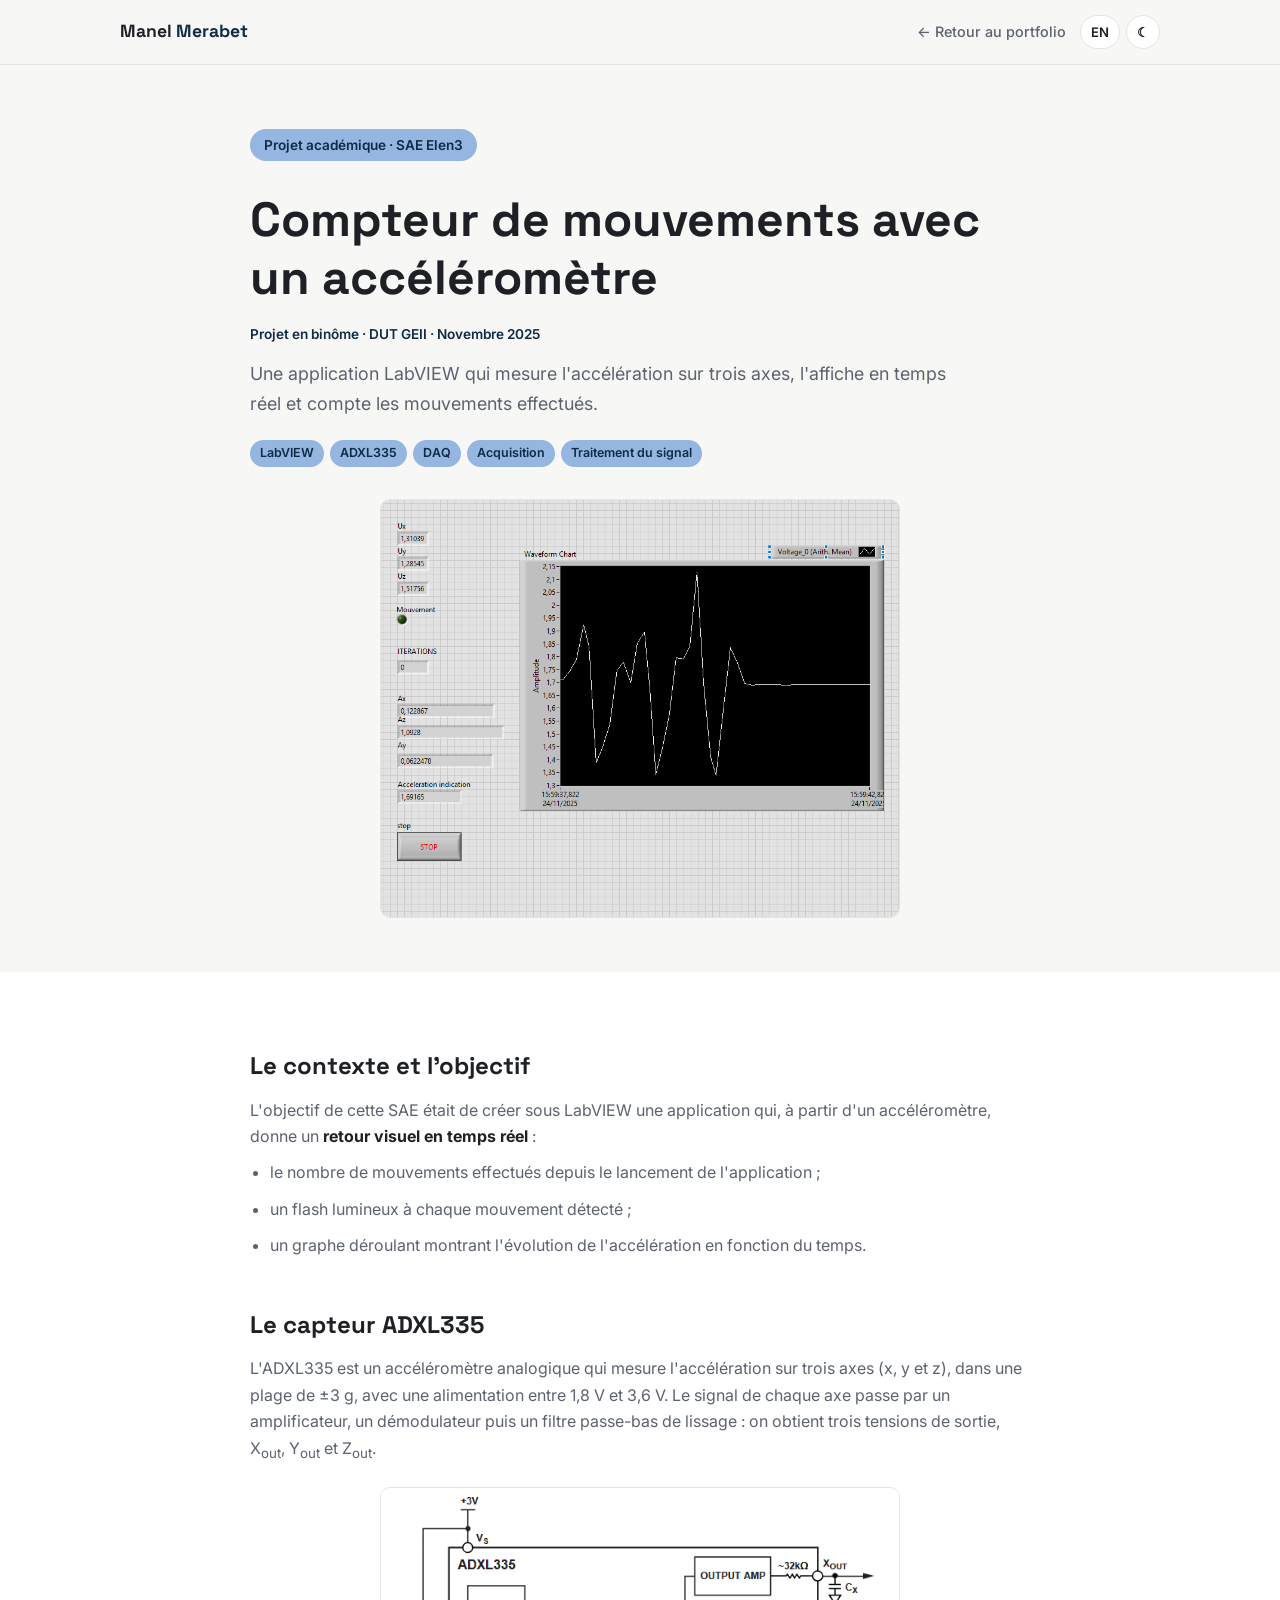
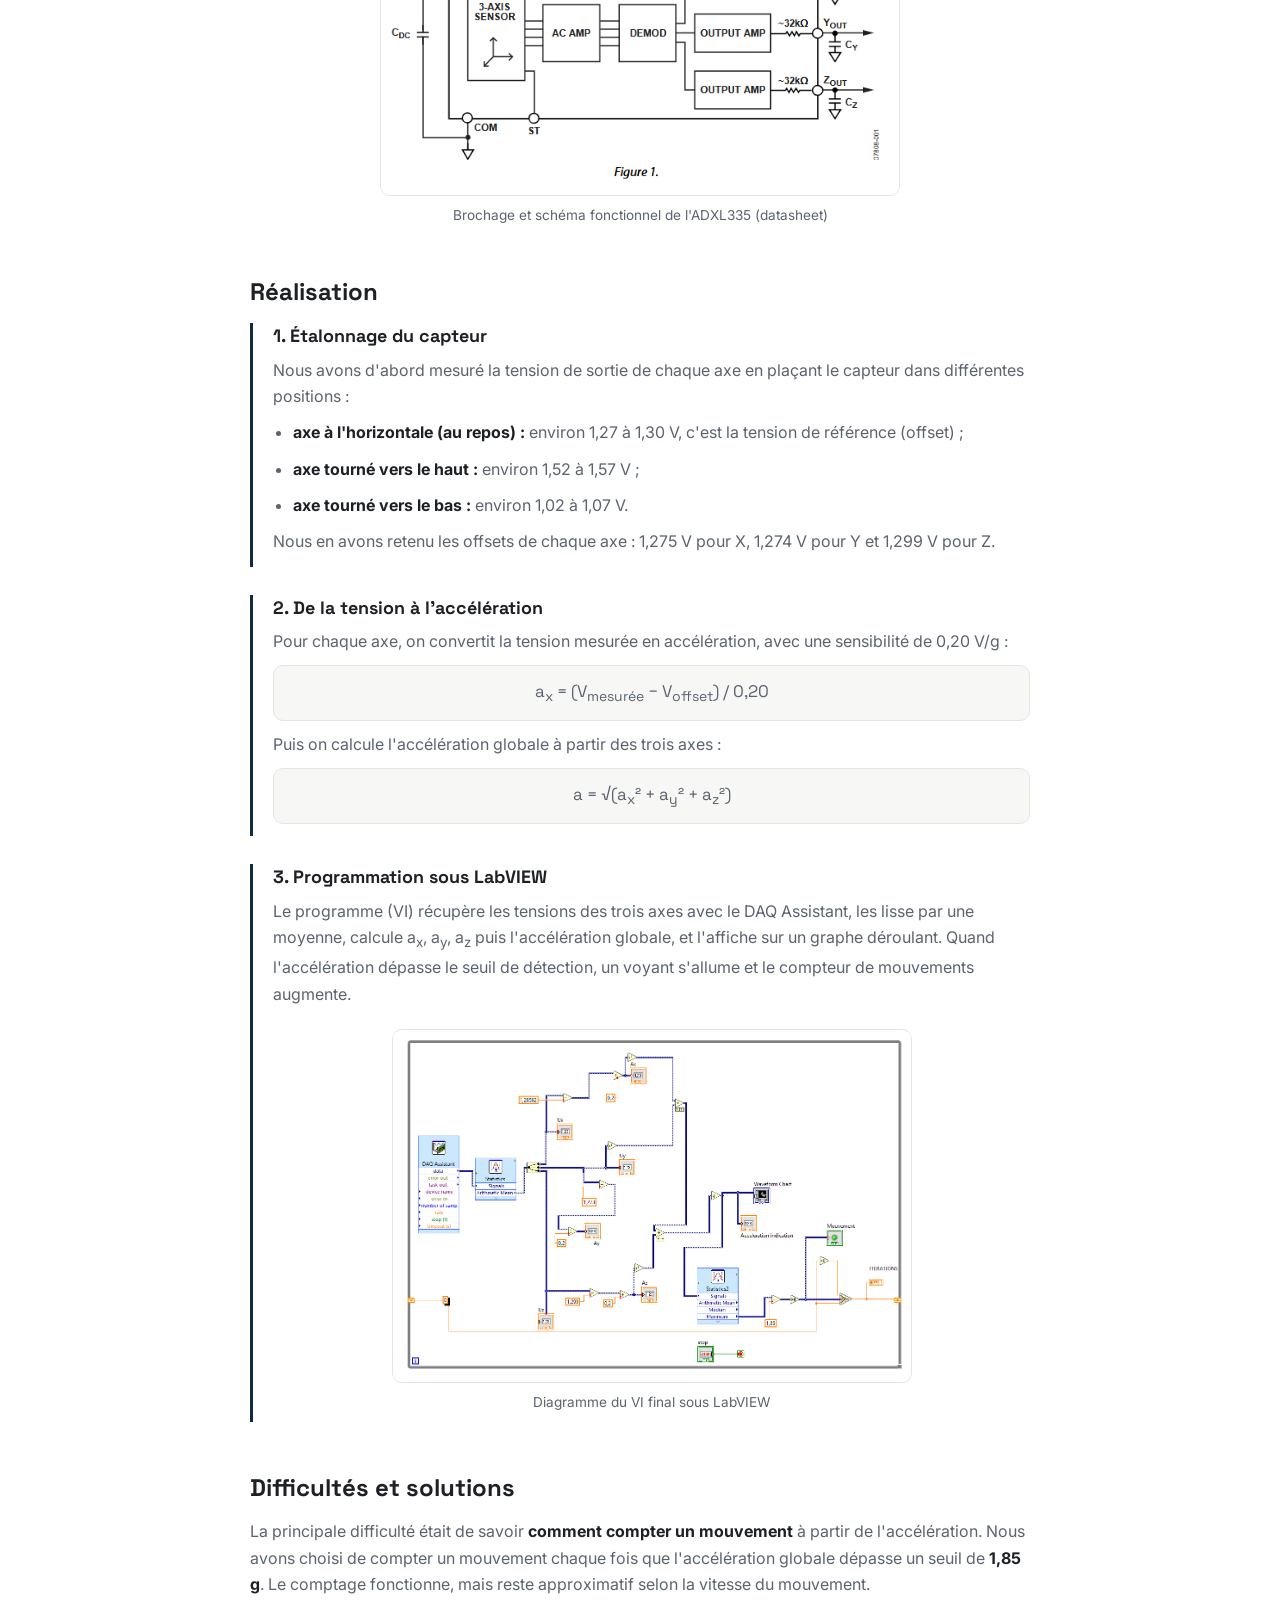
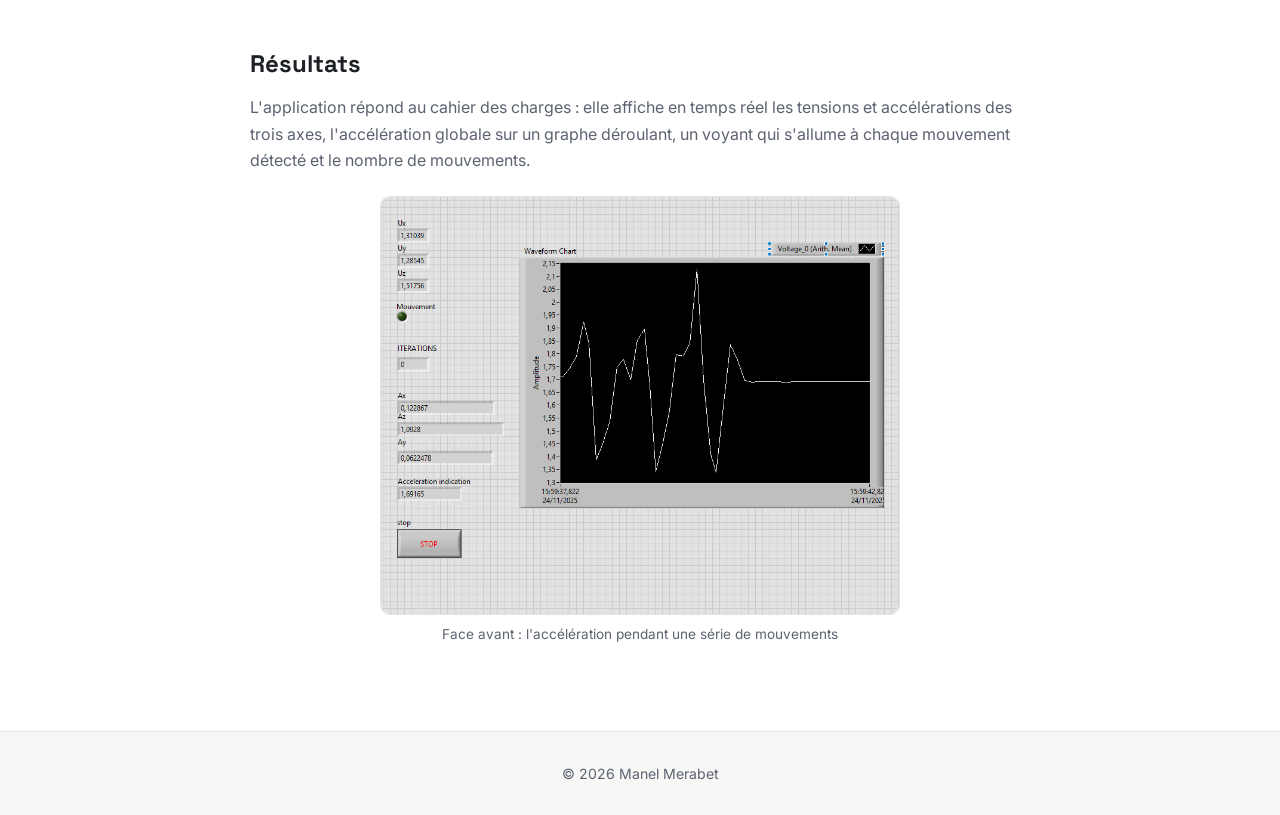
<file: projet-accelerometre.html>
<!DOCTYPE html>
<!--
  ╔══════════════════════════════════════════════════════════════════╗
  ║  PAGE DÉTAILLÉE : Compteur de mouvements (SAE Elen3)             ║
  ╠══════════════════════════════════════════════════════════════════╣
  ║  Contenu tiré du compte rendu "SAE – Elen3 – compteur de         ║
  ║  mouvement" (novembre 2025).                                     ║
  ║                                                                  ║
  ║  RAPPELS :                                                       ║
  ║  - Chaque texte est écrit 2 fois : class="fr" et class="en".     ║
  ║    ⚠️ Modifie LES DEUX versions.                                 ║
  ║  - ✏️ = à vérifier ou compléter. Ctrl + F "✏️" pour tout trouver. ║
  ║  - Un <li> doit TOUJOURS être à l'intérieur d'un <ul>.           ║
  ║                                                                  ║
  ║  IMAGES À METTRE DANS LE DOSSIER :                               ║
  ║  projet-accelerometre.jpg (ta photo, en haut de page)            ║
  ║  accel-capteur.png · accel-vi.png · accel-interface.png          ║
  ║  (ces 3 images sont tirées du compte rendu)                      ║
  ╚══════════════════════════════════════════════════════════════════╝
-->
<html lang="fr" data-lang="fr" data-title-fr="Compteur de mouvements – Manel Merabet" data-title-en="Motion counter – Manel Merabet">
<head>
  <meta charset="UTF-8">
  <meta name="viewport" content="width=device-width, initial-scale=1.0">
  <title>Compteur de mouvements – Manel Merabet</title>

  <!-- Remet la langue et le thème choisis (ne pas toucher) -->
  <script>
    (function () {
      var r = document.documentElement;
      try {
        var t = localStorage.getItem('theme'), l = localStorage.getItem('lang');
        if (t) r.setAttribute('data-theme', t);
        if (l) { r.setAttribute('data-lang', l); r.lang = l; }
      } catch (e) {}
    })();
  </script>

  <link rel="preconnect" href="https://fonts.googleapis.com">
  <link rel="preconnect" href="https://fonts.gstatic.com" crossorigin>
  <link href="https://fonts.googleapis.com/css2?family=Space+Grotesk:wght@500;700&family=Inter:wght@400;500;600&display=swap" rel="stylesheet">
  <link rel="stylesheet" href="style.css">

  <!-- ============================================================
       TAILLE DES IMAGES DE CETTE PAGE
       ✏️ Pour agrandir ou réduire les images, change les max-width :
          - .image-principale : l'image en haut de la page
          - .figures figure   : les images dans le texte
       object-fit: contain = l'image s'affiche EN ENTIER, sans être coupée.
       ============================================================ -->
  <style>
    .image-principale { max-width: 560px; margin-left: auto; margin-right: auto; display: block; object-fit: contain; background: #fff; }
    .figures { display: flex; flex-wrap: wrap; justify-content: center; gap: 20px; margin: 22px 0 6px; }
    .figures figure { flex: 1 1 260px; max-width: 520px; text-align: center; }
    .figures img { width: 100%; border-radius: 10px; border: 1px solid var(--bordure); background: #fff; }
    .figures figcaption { font-size: 0.85rem; color: var(--texte-doux); margin-top: 8px; }
    .formule { font-family: "Space Grotesk", sans-serif; font-size: 1.05rem; color: var(--texte); background: var(--fond); border: 1px solid var(--bordure); border-radius: 10px; padding: 12px 16px; margin: 6px 0 14px; text-align: center; }
  </style>
</head>
<body class="page-detail">

  <!-- Barre du haut : nom, lien retour, boutons langue et thème -->
  <header>
    <nav class="conteneur">
      <a href="index.html" class="logo">Manel <span>Merabet</span></a>
      <a href="index.html#projets" class="retour">← <span class="texte-retour"><span class="fr">Retour au portfolio</span><span class="en">Back to portfolio</span></span></a>
      <div class="reglages">
        <button class="petit-bouton" onclick="changerLangue()" aria-label="Changer de langue / Switch language"><span class="fr">EN</span><span class="en">FR</span></button>
        <button class="petit-bouton" id="bouton-theme" onclick="changerTheme()" aria-label="Mode clair / sombre">☾</button>
      </div>
    </nav>
  </header>

  <main>

    <!-- ==================================================================
         EN-TÊTE DE LA PAGE
         ================================================================== -->
    <section class="detail-hero">
      <div class="conteneur etroit">
        <span class="badge"><span class="fr">Projet académique · SAE Elen3</span><span class="en">Academic project · SAE Elen3</span></span>
        <h1><span class="fr">Compteur de mouvements avec un accéléromètre</span><span class="en">Motion counter with an accelerometer</span></h1>
        <!-- ✏️ Vérifie : école / année -->
        <p class="meta"><span class="fr">Projet en binôme · DUT GEII · Novembre 2025</span><span class="en">Pair project · DUT GEII · November 2025</span></p>
        <p class="resume fr">Une application LabVIEW qui mesure l'accélération sur trois axes, l'affiche en temps réel et compte les mouvements effectués.</p>
        <p class="resume en">A LabVIEW application that measures acceleration on three axes, displays it in real time and counts the movements made.</p>
        <div class="etiquettes"><span>LabVIEW</span><span>ADXL335</span><span>DAQ</span><span><span class="fr">Acquisition</span><span class="en">Data acquisition</span></span><span><span class="fr">Traitement du signal</span><span class="en">Signal processing</span></span></div>
        
        <div class="figures" style="margin-top: 32px;">
      <figure>
          <a href="accel-interface.png" target="_blank"><img src="accel-interface.png" alt="Interface LabVIEW"></a>
       </figure>
        </div>
        
      </div>
    </section>

    <section>
      <div class="conteneur etroit">

        <!-- ---------------- CONTEXTE ---------------- -->
        <div class="bloc">
          <h2><span class="fr">Le contexte et l'objectif</span><span class="en">Context and goal</span></h2>
          <p class="fr">L'objectif de cette SAE était de créer sous LabVIEW une application qui, à partir d'un accéléromètre, donne un <strong>retour visuel en temps réel</strong> :</p>
          <p class="en">The goal of this project was to build a LabVIEW application that uses an accelerometer to give <strong>real-time visual feedback</strong>:</p>
          <ul class="fr">
            <li>le nombre de mouvements effectués depuis le lancement de l'application ;</li>
            <li>un flash lumineux à chaque mouvement détecté ;</li>
            <li>un graphe déroulant montrant l'évolution de l'accélération en fonction du temps.</li>
          </ul>
          <ul class="en">
            <li>the number of movements made since the application started;</li>
            <li>a light flash each time a movement is detected;</li>
            <li>a scrolling chart showing how the acceleration changes over time.</li>
          </ul>
        </div>

        <!-- ---------------- LE CAPTEUR ---------------- -->
        <div class="bloc">
          <h2><span class="fr">Le capteur ADXL335</span><span class="en">The ADXL335 sensor</span></h2>
          <p class="fr">L'ADXL335 est un accéléromètre analogique qui mesure l'accélération sur trois axes (x, y et z), dans une plage de ±3 g, avec une alimentation entre 1,8 V et 3,6 V. Le signal de chaque axe passe par un amplificateur, un démodulateur puis un filtre passe-bas de lissage : on obtient trois tensions de sortie, X<sub>out</sub>, Y<sub>out</sub> et Z<sub>out</sub>.</p>
          <p class="en">The ADXL335 is an analogue accelerometer that measures acceleration on three axes (x, y and z), over a ±3 g range, with a supply between 1.8 V and 3.6 V. Each axis signal goes through an amplifier, a demodulator and then a low-pass smoothing filter, giving three output voltages: X<sub>out</sub>, Y<sub>out</sub> and Z<sub>out</sub>.</p>

          <div class="figures">
            <figure>
              <a href="accel-capteur.png" target="_blank"><img src="accel-capteur.png" alt="ADXL335"></a>
              <figcaption><span class="fr">Brochage et schéma fonctionnel de l'ADXL335 (datasheet)</span><span class="en">ADXL335 pinout and block diagram (datasheet)</span></figcaption>
            </figure>
          </div>
        </div>

        <!-- ---------------- RÉALISATION ---------------- -->
        <div class="bloc">
          <h2><span class="fr">Réalisation</span><span class="en">How we built it</span></h2>

          <!-- ======== ÉTAPE 1 ======== -->
          <div class="etape">
            <h3><span class="fr">1. Étalonnage du capteur</span><span class="en">1. Sensor calibration</span></h3>
            <p class="fr">Nous avons d'abord mesuré la tension de sortie de chaque axe en plaçant le capteur dans différentes positions :</p>
            <p class="en">We first measured the output voltage of each axis while placing the sensor in different positions:</p>
            <ul class="fr">
              <li><strong>axe à l'horizontale (au repos) :</strong> environ 1,27 à 1,30 V, c'est la tension de référence (offset) ;</li>
              <li><strong>axe tourné vers le haut :</strong> environ 1,52 à 1,57 V ;</li>
              <li><strong>axe tourné vers le bas :</strong> environ 1,02 à 1,07 V.</li>
            </ul>
            <ul class="en">
              <li><strong>axis horizontal (at rest):</strong> about 1.27 to 1.30 V, the reference (offset) voltage;</li>
              <li><strong>axis pointing up:</strong> about 1.52 to 1.57 V;</li>
              <li><strong>axis pointing down:</strong> about 1.02 to 1.07 V.</li>
            </ul>
            <p class="fr">Nous en avons retenu les offsets de chaque axe : 1,275 V pour X, 1,274 V pour Y et 1,299 V pour Z.</p>
            <p class="en">From this we kept the offset of each axis: 1.275 V for X, 1.274 V for Y and 1.299 V for Z.</p>
          </div>

          <!-- ======== ÉTAPE 2 ======== -->
          <div class="etape">
            <h3><span class="fr">2. De la tension à l'accélération</span><span class="en">2. From voltage to acceleration</span></h3>
            <p class="fr">Pour chaque axe, on convertit la tension mesurée en accélération, avec une sensibilité de 0,20 V/g :</p>
            <p class="en">For each axis, the measured voltage is converted into acceleration, using a sensitivity of 0.20 V/g:</p>
            <p class="formule">a<sub>x</sub> = (V<sub><span class="fr">mesurée</span><span class="en">measured</span></sub> − V<sub>offset</sub>) / <span class="fr">0,20</span><span class="en">0.20</span></p>
            <p class="fr">Puis on calcule l'accélération globale à partir des trois axes :</p>
            <p class="en">Then the overall acceleration is calculated from the three axes:</p>
            <p class="formule">a = √(a<sub>x</sub>² + a<sub>y</sub>² + a<sub>z</sub>²)</p>
          </div>

          <!-- ======== ÉTAPE 3 ======== -->
          <div class="etape">
            <h3><span class="fr">3. Programmation sous LabVIEW</span><span class="en">3. Programming in LabVIEW</span></h3>
            <p class="fr">Le programme (VI) récupère les tensions des trois axes avec le DAQ Assistant, les lisse par une moyenne, calcule a<sub>x</sub>, a<sub>y</sub>, a<sub>z</sub> puis l'accélération globale, et l'affiche sur un graphe déroulant. Quand l'accélération dépasse le seuil de détection, un voyant s'allume et le compteur de mouvements augmente.</p>
            <p class="en">The program (VI) reads the three axis voltages with the DAQ Assistant, smooths them with an average, calculates a<sub>x</sub>, a<sub>y</sub>, a<sub>z</sub> and then the overall acceleration, and shows it on a scrolling chart. When the acceleration goes above the detection threshold, an indicator lights up and the movement counter goes up.</p>

            <div class="figures">
              <figure>
                <a href="accel-vi.png" target="_blank"><img src="accel-vi.png" alt="VI LabVIEW"></a>
                <figcaption><span class="fr">Diagramme du VI final sous LabVIEW</span><span class="en">Block diagram of the final LabVIEW VI</span></figcaption>
              </figure>
            </div>
          </div>
        </div>

        <!-- ---------------- DIFFICULTÉS ---------------- -->
        <div class="bloc">
          <h2><span class="fr">Difficultés et solutions</span><span class="en">Challenges and solutions</span></h2>
          <p class="fr">La principale difficulté était de savoir <strong>comment compter un mouvement</strong> à partir de l'accélération. Nous avons choisi de compter un mouvement chaque fois que l'accélération globale dépasse un seuil de <strong>1,85 g</strong>. Le comptage fonctionne, mais reste approximatif selon la vitesse du mouvement.</p>
          <p class="en">The main challenge was working out <strong>how to count a movement</strong> from the acceleration. We chose to count a movement each time the overall acceleration goes above a threshold of <strong>1.85 g</strong>. The counting works, but remains approximate depending on how fast the movement is.</p>
        </div>

        <!-- ---------------- RÉSULTATS ---------------- -->
        <div class="bloc">
          <h2><span class="fr">Résultats</span><span class="en">Results</span></h2>
          <p class="fr">L'application répond au cahier des charges : elle affiche en temps réel les tensions et accélérations des trois axes, l'accélération globale sur un graphe déroulant, un voyant qui s'allume à chaque mouvement détecté et le nombre de mouvements.</p>
          <p class="en">The application meets the requirements: it shows in real time the voltages and accelerations on all three axes, the overall acceleration on a scrolling chart, an indicator that lights up for each detected movement, and the number of movements.</p>

          <div class="figures">
            <figure>
              <a href="accel-interface.png" target="_blank"><img src="accel-interface.png" alt="Interface LabVIEW"></a>
              <figcaption><span class="fr">Face avant : l'accélération pendant une série de mouvements</span><span class="en">Front panel: acceleration during a series of movements</span></figcaption>
            </figure>
          </div>
        </div>

        
      </div>
    </section>

  </main>

  <footer>© 2026 Manel Merabet</footer>
  <script src="script.js"></script>
</body>
</html>
</file>
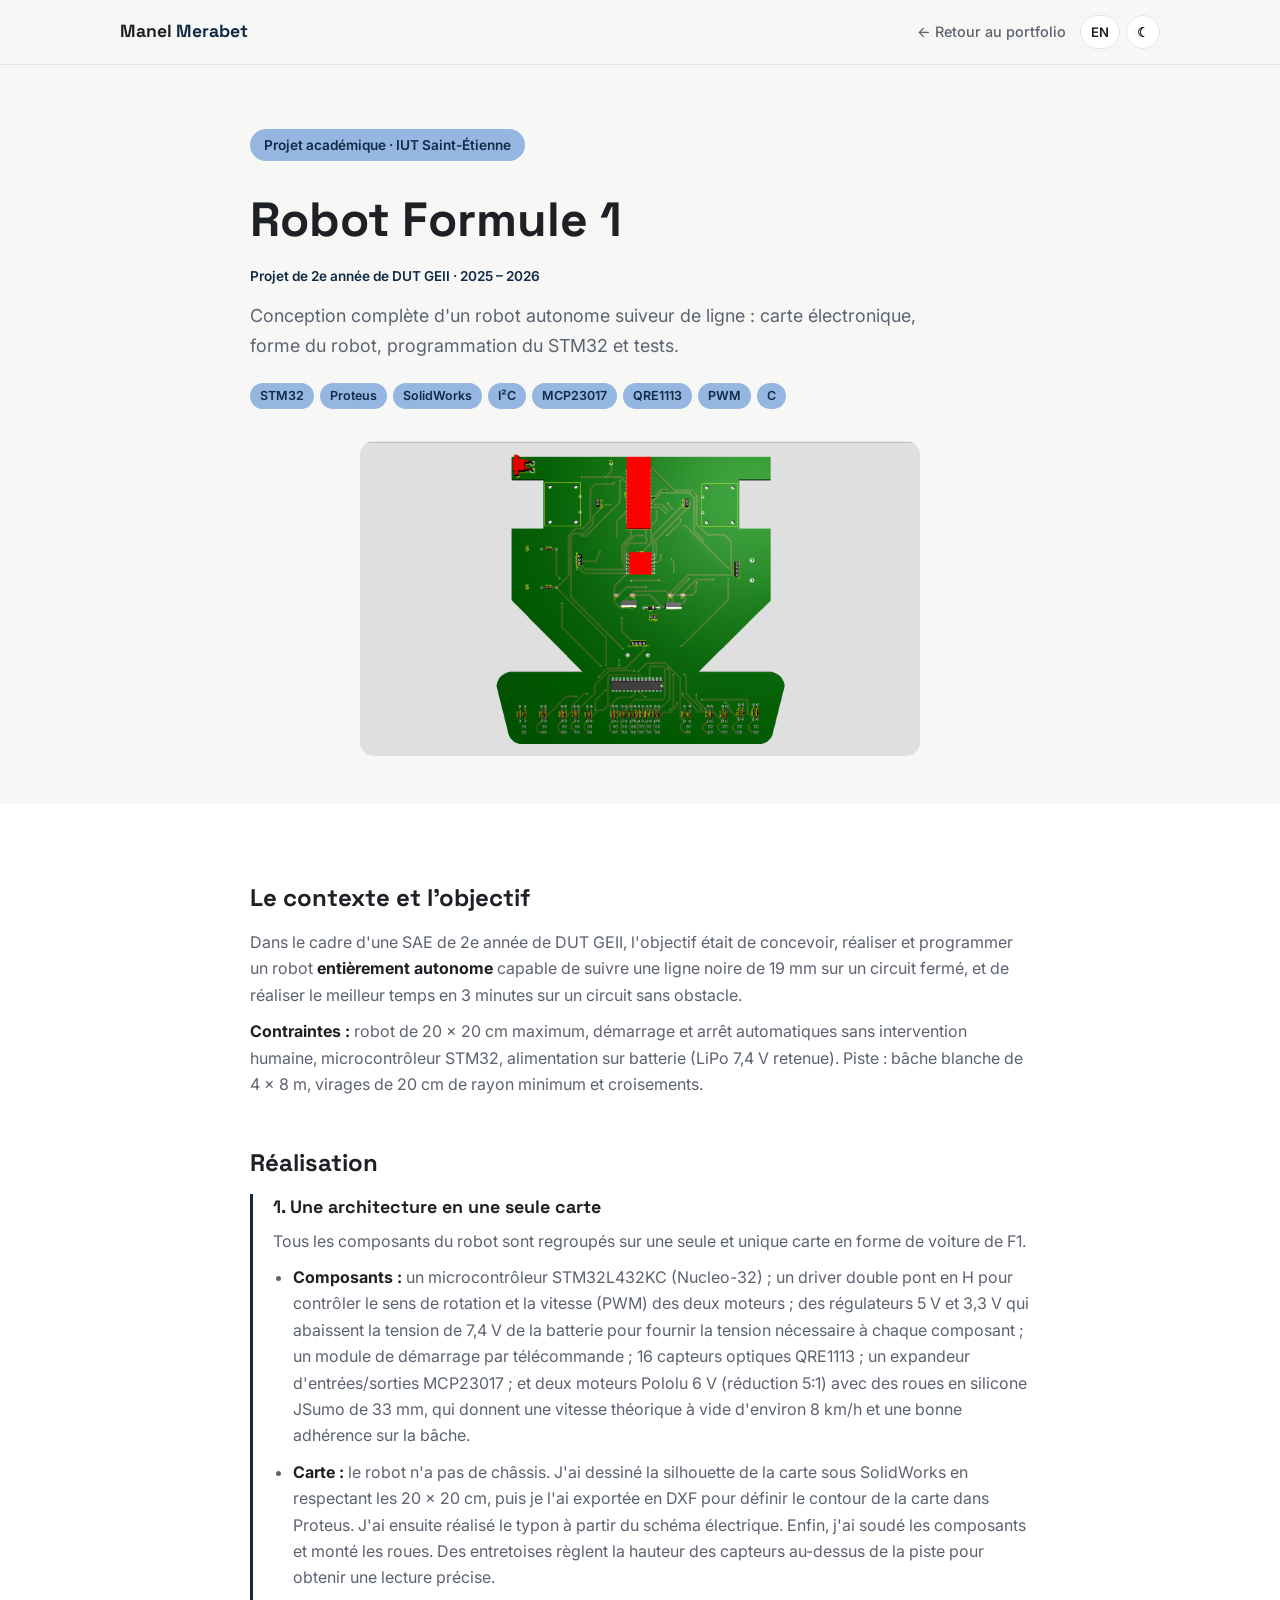
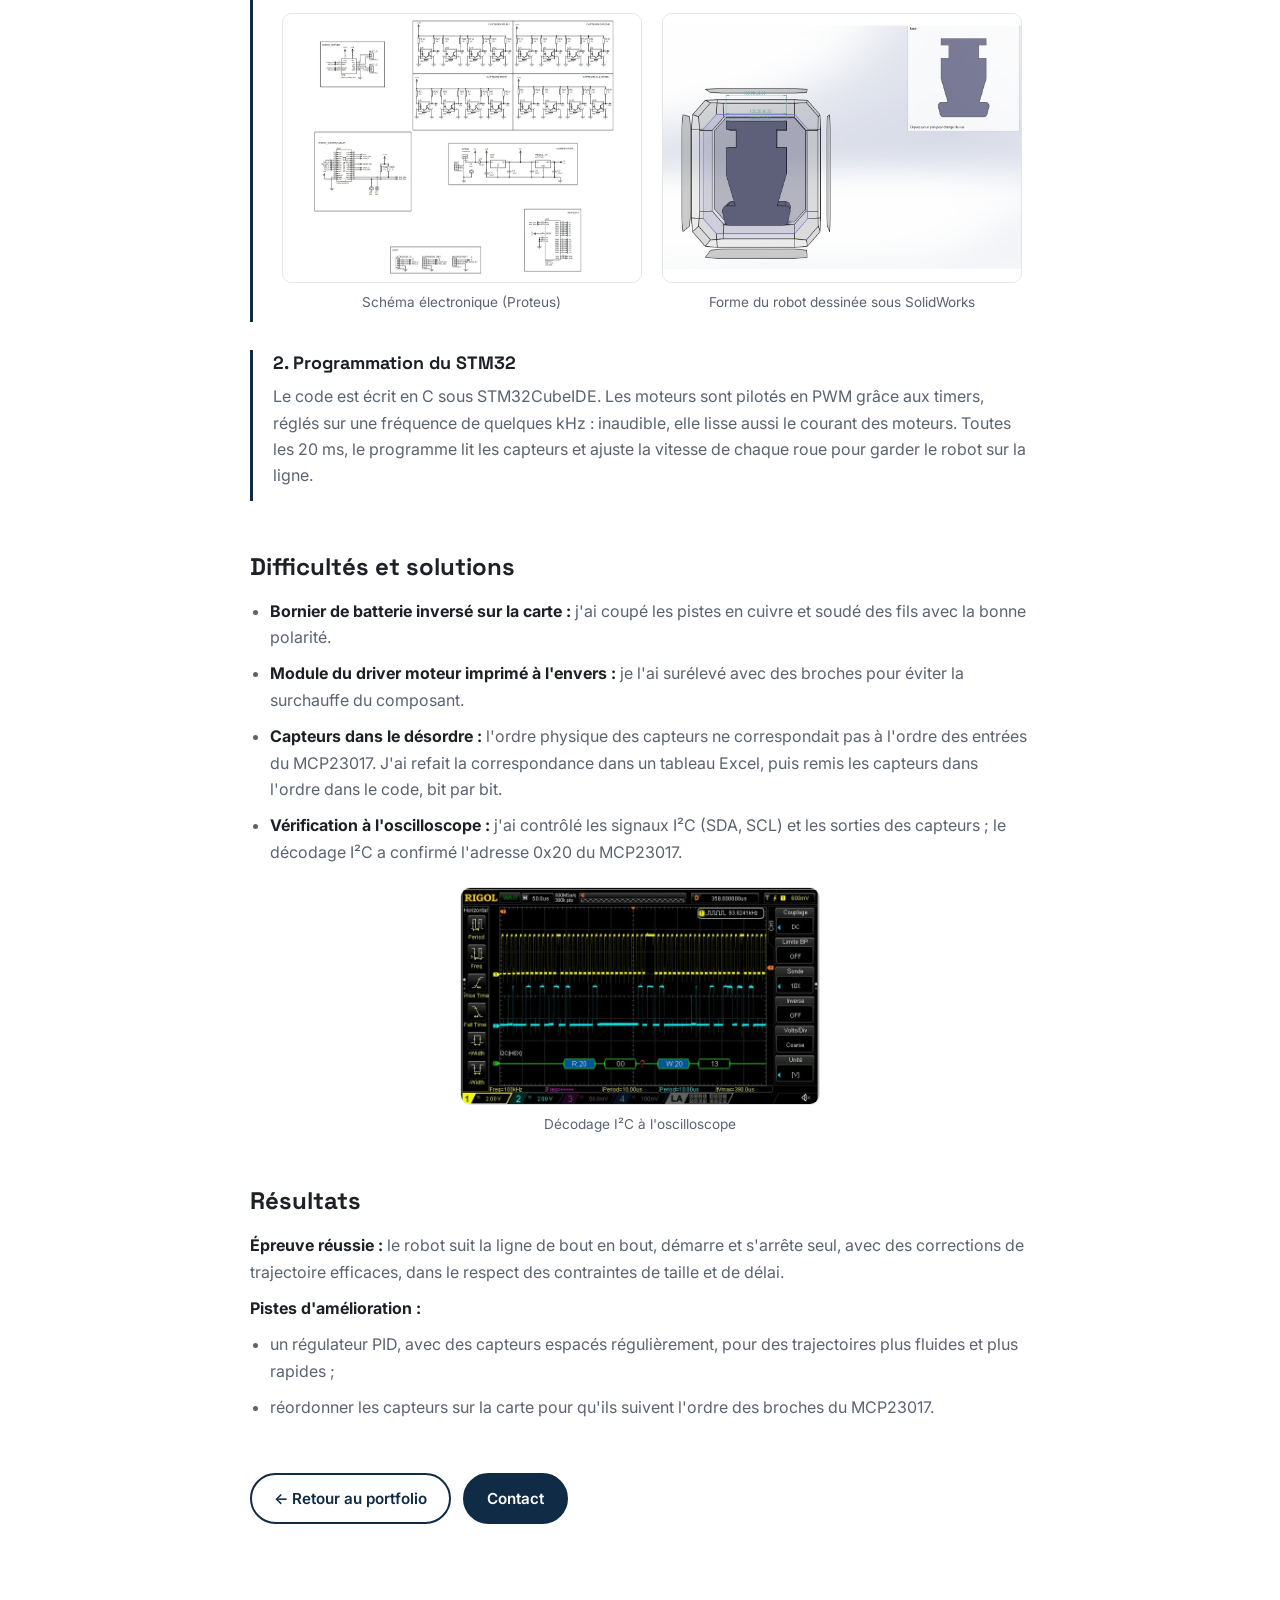
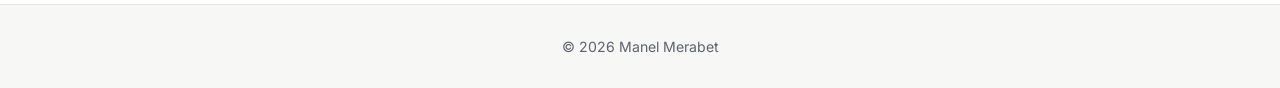
<file: projet-robot.html>
<!DOCTYPE html>
<!--
  ╔══════════════════════════════════════════════════════════════════╗
  ║  PAGE DÉTAILLÉE : Robot Formule 1 (SAE – DUT GEII)               ║
  ╠══════════════════════════════════════════════════════════════════╣
  ║  Contenu tiré du rapport "Conception d'un Robot Formule 1        ║
  ║  Autonome" (IUT Saint-Étienne, avril 2026).                      ║
  ║                                                                  ║
  ║  RAPPELS :                                                       ║
  ║  - Chaque texte est écrit 2 fois : class="fr" et class="en".     ║
  ║    ⚠️ Modifie LES DEUX versions.                                 ║
  ║  - Pour ajouter une étape : copie un bloc <div class="etape">.   ║
  ║  - Une liste à puces : <ul> ... </ul> avec un <li> par puce.     ║
  ║    ⚠️ Un <li> doit TOUJOURS être à l'intérieur d'un <ul>.        ║
  ║                                                                  ║
  ║  IMAGES À METTRE DANS LE DOSSIER :                               ║
  ║  projet-robot.png · robot-schema.jpg · robot-forme.jpg           ║
  ║  robot-oscillo.jpg                                               ║
  ╚══════════════════════════════════════════════════════════════════╝
-->
<html lang="fr" data-lang="fr" data-title-fr="Robot Formule 1 – Manel Merabet" data-title-en="Formula 1 robot – Manel Merabet">
<head>
  <meta charset="UTF-8">
  <meta name="viewport" content="width=device-width, initial-scale=1.0">
  <title>Robot Formule 1 – Manel Merabet</title>

  <!-- Remet la langue et le thème choisis (ne pas toucher) -->
  <script>
    (function () {
      var r = document.documentElement;
      try {
        var t = localStorage.getItem('theme'), l = localStorage.getItem('lang');
        if (t) r.setAttribute('data-theme', t);
        if (l) { r.setAttribute('data-lang', l); r.lang = l; }
      } catch (e) {}
    })();
  </script>

  <link rel="preconnect" href="https://fonts.googleapis.com">
  <link rel="preconnect" href="https://fonts.gstatic.com" crossorigin>
  <link href="https://fonts.googleapis.com/css2?family=Space+Grotesk:wght@500;700&family=Inter:wght@400;500;600&display=swap" rel="stylesheet">
  <link rel="stylesheet" href="style.css">

  <!-- ============================================================
       TAILLE DES IMAGES DE CETTE PAGE
       ✏️ Pour agrandir ou réduire les images, change les max-width :
          - .image-principale : l'image en haut de la page
          - .figures figure   : les images dans le texte
       ============================================================ -->
  <style>
    .image-principale { max-width: 560px; margin-left: auto; margin-right: auto; display: block; }
    .figures { display: flex; flex-wrap: wrap; justify-content: center; gap: 20px; margin: 22px 0 6px; }
    .figures figure { flex: 1 1 260px; max-width: 360px; text-align: center; }
    .figures img { width: 100%; border-radius: 10px; border: 1px solid var(--bordure); background: #fff; }
    .figures figcaption { font-size: 0.85rem; color: var(--texte-doux); margin-top: 8px; }
  </style>
</head>
<body class="page-detail">

  <!-- Barre du haut : nom, lien retour, boutons langue et thème -->
  <header>
    <nav class="conteneur">
      <a href="index.html" class="logo">Manel <span>Merabet</span></a>
      <a href="index.html#projets" class="retour">← <span class="texte-retour"><span class="fr">Retour au portfolio</span><span class="en">Back to portfolio</span></span></a>
      <div class="reglages">
        <button class="petit-bouton" onclick="changerLangue()" aria-label="Changer de langue / Switch language"><span class="fr">EN</span><span class="en">FR</span></button>
        <button class="petit-bouton" id="bouton-theme" onclick="changerTheme()" aria-label="Mode clair / sombre">☾</button>
      </div>
    </nav>
  </header>

  <main>

    <!-- ==================================================================
         EN-TÊTE DE LA PAGE
         ================================================================== -->
    <section class="detail-hero">
      <div class="conteneur etroit">
        <span class="badge"><span class="fr">Projet académique · IUT Saint-Étienne</span><span class="en">Academic project · IUT Saint-Étienne</span></span>
        <h1><span class="fr">Robot Formule 1</span><span class="en">Formula 1 robot</span></h1>
        <p class="meta"><span class="fr">Projet de 2e année de DUT GEII · 2025 – 2026</span><span class="en">Second-year DUT project · 2025 – 2026</span></p>
        <p class="resume fr">Conception complète d'un robot autonome suiveur de ligne : carte électronique, forme du robot, programmation du STM32 et tests.</p>
        <p class="resume en">End-to-end design of an autonomous line-following robot: circuit board, robot shape, STM32 programming and testing.</p>
        <div class="etiquettes"><span>STM32</span><span>Proteus</span><span>SolidWorks</span><span>I²C</span><span>MCP23017</span><span>QRE1113</span><span>PWM</span><span>C</span></div>
        <!-- Rendu du robot final -->
        <img src="projet-robot.png" alt="Robot Formule 1" class="image-principale">
      </div>
    </section>

    <section>
      <div class="conteneur etroit">

        <!-- ---------------- CONTEXTE ---------------- -->
        <div class="bloc">
          <h2><span class="fr">Le contexte et l'objectif</span><span class="en">Context and goal</span></h2>
          <p class="fr">Dans le cadre d'une SAE de 2e année de DUT GEII, l'objectif était de concevoir, réaliser et programmer un robot <strong>entièrement autonome</strong> capable de suivre une ligne noire de 19 mm sur un circuit fermé, et de réaliser le meilleur temps en 3 minutes sur un circuit sans obstacle.</p>
          <p class="en">As part of a second-year project in my Electrical Engineering degree, the goal was to design, build and program a <strong>fully autonomous</strong> robot able to follow a 19 mm black line around a closed track, and to set the best time within 3 minutes on a track with no obstacles.</p>

          <p class="fr"><strong>Contraintes :</strong> robot de 20 × 20 cm maximum, démarrage et arrêt automatiques sans intervention humaine, microcontrôleur STM32, alimentation sur batterie (LiPo 7,4 V retenue). Piste : bâche blanche de 4 × 8 m, virages de 20 cm de rayon minimum et croisements.</p>
          <p class="en"><strong>Constraints:</strong> robot no larger than 20 × 20 cm, automatic start and stop with no human input, STM32 microcontroller, battery power (7.4 V LiPo chosen). Track: 4 × 8 m white sheet, bends with a minimum 20 cm radius, and crossings.</p>
        </div>

        <!-- ---------------- RÉALISATION ---------------- -->
        <div class="bloc">
          <h2><span class="fr">Réalisation</span><span class="en">How I built it</span></h2>

          <!-- ======== ÉTAPE 1 ======== -->
          <div class="etape">
            <h3><span class="fr">1. Une architecture en une seule carte</span><span class="en">1. A single-board design</span></h3>
            <p class="fr">Tous les composants du robot sont regroupés sur une seule et unique carte en forme de voiture de F1.</p>
            <p class="en">All the robot's components are gathered on one single circuit board shaped like an F1 car.</p>

            <ul class="fr">
              <li><strong>Composants :</strong> un microcontrôleur STM32L432KC (Nucleo-32) ; un driver double pont en H pour contrôler le sens de rotation et la vitesse (PWM) des deux moteurs ; des régulateurs 5 V et 3,3 V qui abaissent la tension de 7,4 V de la batterie pour fournir la tension nécessaire à chaque composant ; un module de démarrage par télécommande ; 16 capteurs optiques QRE1113 ; un expandeur d'entrées/sorties MCP23017 ; et deux moteurs Pololu 6 V (réduction 5:1) avec des roues en silicone JSumo de 33 mm, qui donnent une vitesse théorique à vide d'environ 8 km/h et une bonne adhérence sur la bâche.</li>
              <li><strong>Carte :</strong> le robot n'a pas de châssis. J'ai dessiné la silhouette de la carte sous SolidWorks en respectant les 20 × 20 cm, puis je l'ai exportée en DXF pour définir le contour de la carte dans Proteus. J'ai ensuite réalisé le typon à partir du schéma électrique. Enfin, j'ai soudé les composants et monté les roues. Des entretoises règlent la hauteur des capteurs au-dessus de la piste pour obtenir une lecture précise.</li>
            </ul>
            <ul class="en">
              <li><strong>Components:</strong> an STM32L432KC microcontroller (Nucleo-32); a dual H-bridge driver to control the direction and speed (PWM) of both motors; 5 V and 3.3 V regulators that step down the battery's 7.4 V to supply each component with the voltage it needs; a remote-start module; 16 QRE1113 optical sensors; an MCP23017 input/output expander; and two Pololu 6 V motors (5:1 gear ratio) with 33 mm JSumo silicone wheels, giving a theoretical no-load speed of about 8 km/h and good grip on the track.</li>
              <li><strong>Board:</strong> the robot has no chassis. I drew the board's outline in SolidWorks within the 20 × 20 cm limit, then exported it as DXF to define the board edge in Proteus. I then designed the PCB layout from the schematic. Finally, I soldered the components and fitted the wheels. Spacers set the sensors' height above the track for accurate readings.</li>
            </ul>

            <!-- Deux images côte à côte, centrées. Clic = ouvre l'image en grand -->
            <div class="figures">
              <figure>
                <a href="robot-schema.jpg" target="_blank"><img src="robot-schema.jpg" alt="Schéma électronique / Schematic"></a>
                <figcaption><span class="fr">Schéma électronique (Proteus)</span><span class="en">Schematic (Proteus)</span></figcaption>
              </figure>
              <figure>
                <a href="robot-forme.jpg" target="_blank"><img src="robot-forme.jpg" alt="Forme SolidWorks / SolidWorks outline"></a>
                <figcaption><span class="fr">Forme du robot dessinée sous SolidWorks</span><span class="en">Robot outline drawn in SolidWorks</span></figcaption>
              </figure>
            </div>
          </div>

          <!-- ======== ÉTAPE 2 ======== -->
          <div class="etape">
            <h3><span class="fr">2. Programmation du STM32</span><span class="en">2. STM32 programming</span></h3>
            <p class="fr">Le code est écrit en C sous STM32CubeIDE. Les moteurs sont pilotés en PWM grâce aux timers, réglés sur une fréquence de quelques kHz : inaudible, elle lisse aussi le courant des moteurs. Toutes les 20 ms, le programme lit les capteurs et ajuste la vitesse de chaque roue pour garder le robot sur la ligne.</p>
            <p class="en">The code is written in C in STM32CubeIDE. The motors are driven by PWM using the timers, set to a few kHz: inaudible, this frequency also smooths the motor current. Every 20 ms, the program reads the sensors and adjusts the speed of each wheel to keep the robot on the line.</p>
          </div>
        </div>

        <!-- ---------------- DIFFICULTÉS ---------------- -->
        <div class="bloc">
          <h2><span class="fr">Difficultés et solutions</span><span class="en">Challenges and solutions</span></h2>
          <ul class="fr">
            <li><strong>Bornier de batterie inversé sur la carte :</strong> j'ai coupé les pistes en cuivre et soudé des fils avec la bonne polarité.</li>
            <li><strong>Module du driver moteur imprimé à l'envers :</strong> je l'ai surélevé avec des broches pour éviter la surchauffe du composant.</li>
            <li><strong>Capteurs dans le désordre :</strong> l'ordre physique des capteurs ne correspondait pas à l'ordre des entrées du MCP23017. J'ai refait la correspondance dans un tableau Excel, puis remis les capteurs dans l'ordre dans le code, bit par bit.</li>
            <li><strong>Vérification à l'oscilloscope :</strong> j'ai contrôlé les signaux I²C (SDA, SCL) et les sorties des capteurs ; le décodage I²C a confirmé l'adresse 0x20 du MCP23017.</li>
          </ul>
          <ul class="en">
            <li><strong>Battery connector reversed on the board:</strong> I cut the copper tracks and soldered wires with the correct polarity.</li>
            <li><strong>Motor driver module printed upside down:</strong> I raised it on header pins to stop the component from overheating.</li>
            <li><strong>Sensors out of order:</strong> the physical order of the sensors did not match the MCP23017 input order. I rebuilt the mapping in an Excel table, then put the sensors back in order in the code, bit by bit.</li>
            <li><strong>Oscilloscope checks:</strong> I checked the I²C signals (SDA, SCL) and the sensor outputs; I²C decoding confirmed the MCP23017 address (0x20).</li>
          </ul>

          <!-- Une seule image, centrée -->
          <div class="figures">
            <figure>
              <a href="robot-oscillo.jpg" target="_blank"><img src="robot-oscillo.jpg" alt="Oscilloscope"></a>
              <figcaption><span class="fr">Décodage I²C à l'oscilloscope</span><span class="en">I²C decoding on the oscilloscope</span></figcaption>
            </figure>
          </div>
        </div>

        <!-- ---------------- RÉSULTATS ---------------- -->
        <div class="bloc">
          <h2><span class="fr">Résultats</span><span class="en">Results</span></h2>
          <p class="fr"><strong>Épreuve réussie :</strong> le robot suit la ligne de bout en bout, démarre et s'arrête seul, avec des corrections de trajectoire efficaces, dans le respect des contraintes de taille et de délai.</p>
          <p class="en"><strong>Challenge passed:</strong> the robot follows the line from start to finish, starts and stops on its own, with effective course corrections, within the size and time constraints.</p>

          <p class="fr"><strong>Pistes d'amélioration :</strong></p>
          <p class="en"><strong>Next improvements:</strong></p>
          <ul class="fr">
            <li>un régulateur PID, avec des capteurs espacés régulièrement, pour des trajectoires plus fluides et plus rapides ;</li>
            <li>réordonner les capteurs sur la carte pour qu'ils suivent l'ordre des broches du MCP23017.</li>
          </ul>
          <ul class="en">
            <li>a PID controller, with evenly spaced sensors, for smoother and faster driving;</li>
            <li>reorder the sensors on the board so they follow the MCP23017 pin order.</li>
          </ul>
        </div>

        <div class="pied-detail">
          <a href="index.html#projets" class="bouton vide">← <span class="fr">Retour au portfolio</span><span class="en">Back to portfolio</span></a>
          <a href="index.html#contact" class="bouton plein">Contact</a>
        </div>
      </div>
    </section>

  </main>

  <footer>© 2026 Manel Merabet</footer>
  <script src="script.js"></script>
</body>
</html>
</file>
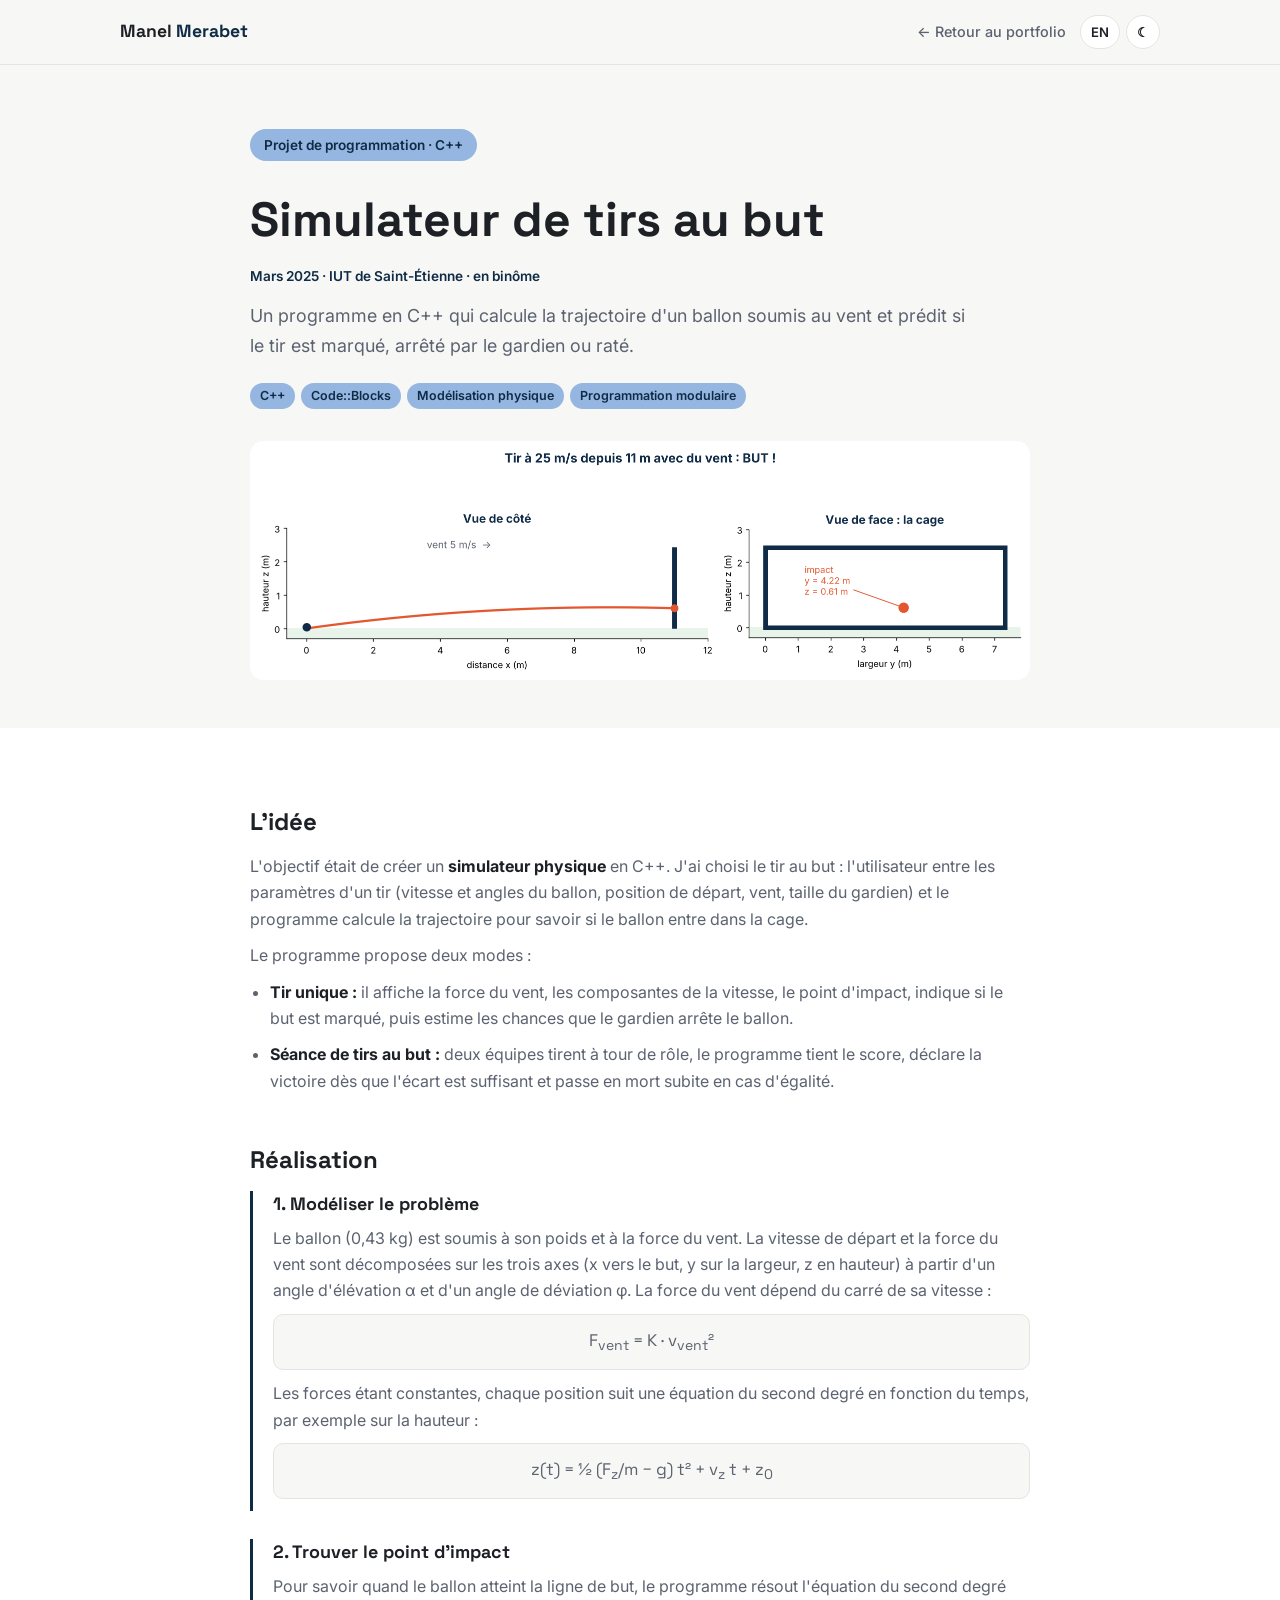
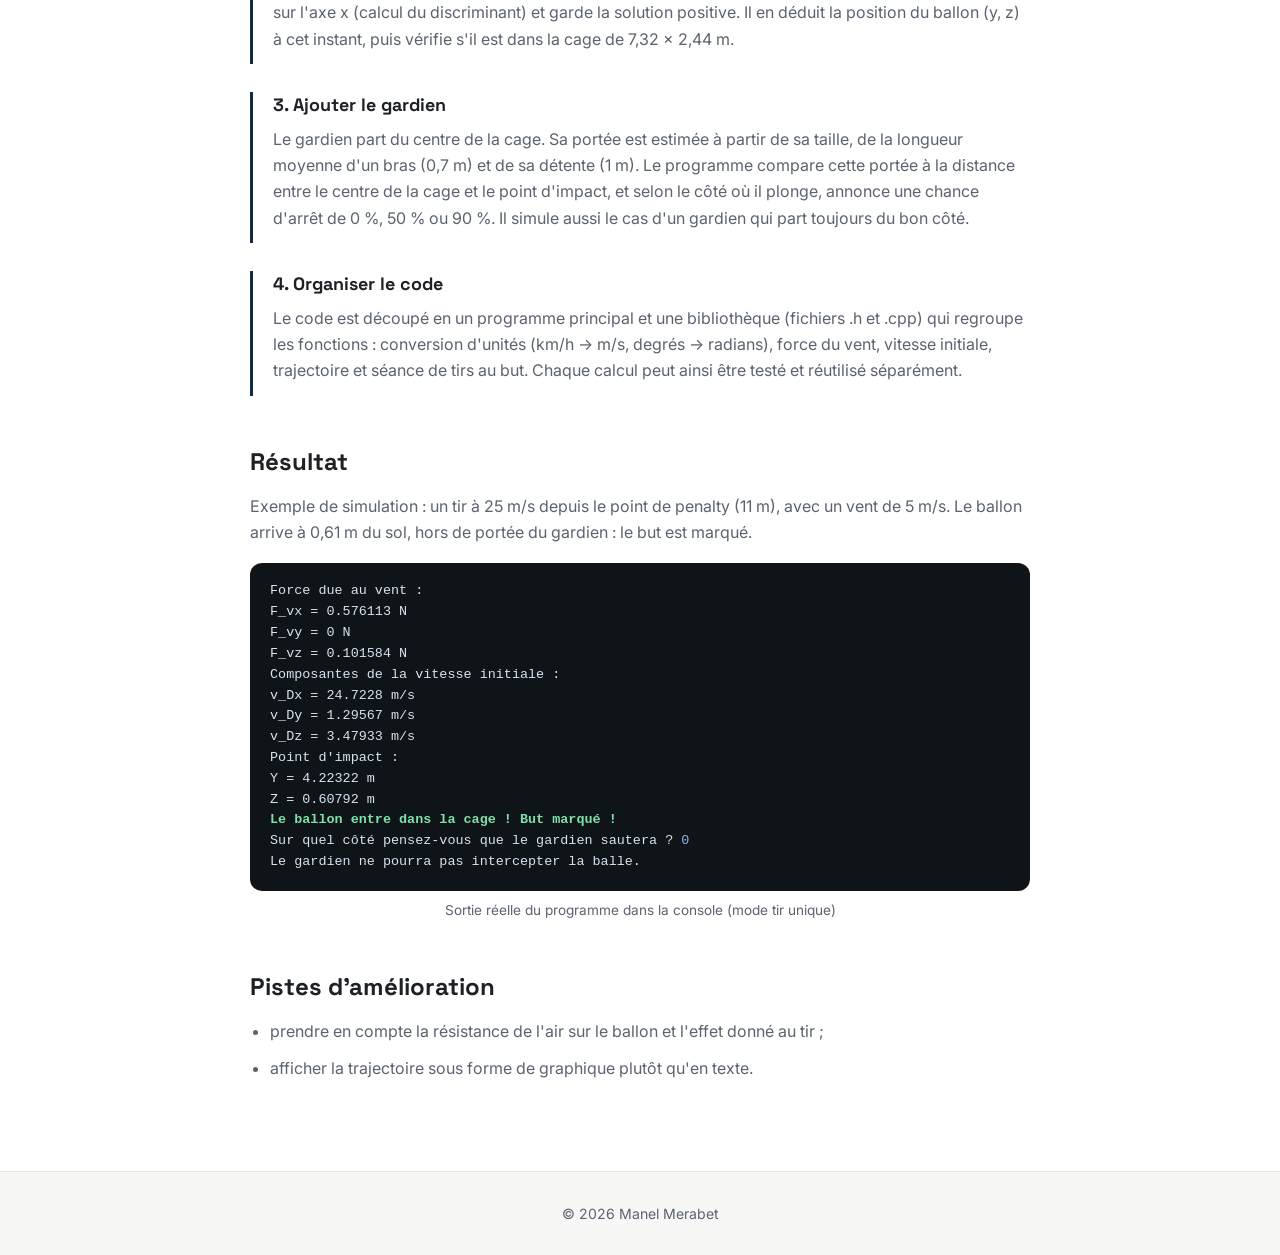
<file: projet-simulateur.html>
<!DOCTYPE html>
<!--
  ╔══════════════════════════════════════════════════════════════════╗
  ║  PAGE DÉTAILLÉE : Simulateur de tirs au but (C++)                ║
  ╠══════════════════════════════════════════════════════════════════╣
  ║  Contenu tiré du code : main.cpp, bibliotheque_du_code.h/.cpp    ║
  ║                                                                  ║
  ║  RAPPELS :                                                       ║
  ║  - Chaque texte est écrit 2 fois : class="fr" et class="en".     ║
  ║    ⚠️ Modifie LES DEUX versions.                                 ║
  ║  - ✏️ = à vérifier ou compléter. Ctrl + F "✏️" pour tout trouver. ║
  ║  - Un <li> doit TOUJOURS être à l'intérieur d'un <ul>.           ║
  ║                                                                  ║
  ║  Pas d'image obligatoire : l'exemple de console est écrit        ║
  ║  directement dans la page (bloc class="console").                ║
  ╚══════════════════════════════════════════════════════════════════╝
-->
<html lang="fr" data-lang="fr" data-title-fr="Simulateur de tirs au but – Manel Merabet" data-title-en="Penalty shoot-out simulator – Manel Merabet">
<head>
  <meta charset="UTF-8">
  <meta name="viewport" content="width=device-width, initial-scale=1.0">
  <title>Simulateur de tirs au but – Manel Merabet</title>

  <!-- Remet la langue et le thème choisis (ne pas toucher) -->
  <script>
    (function () {
      var r = document.documentElement;
      try {
        var t = localStorage.getItem('theme'), l = localStorage.getItem('lang');
        if (t) r.setAttribute('data-theme', t);
        if (l) { r.setAttribute('data-lang', l); r.lang = l; }
      } catch (e) {}
    })();
  </script>

  <link rel="preconnect" href="https://fonts.googleapis.com">
  <link rel="preconnect" href="https://fonts.gstatic.com" crossorigin>
  <link href="https://fonts.googleapis.com/css2?family=Space+Grotesk:wght@500;700&family=Inter:wght@400;500;600&display=swap" rel="stylesheet">
  <link rel="stylesheet" href="style.css">

  <!-- Style propre à cette page : formules et bloc "console" -->
  <style>
    .formule { font-family: "Space Grotesk", sans-serif; font-size: 1.05rem; color: var(--texte); background: var(--fond); border: 1px solid var(--bordure); border-radius: 10px; padding: 12px 16px; margin: 6px 0 14px; text-align: center; }
    .console { background: #0f1419; color: #d7e3f0; font-family: Consolas, "Courier New", monospace; font-size: 0.84rem; line-height: 1.55; padding: 18px 20px; border-radius: 12px; overflow-x: auto; white-space: pre; margin: 18px 0 8px; }
    .console .saisie { color: #94b6e0; }
    .console .ok { color: #7ee2a8; font-weight: bold; }
    .legende { font-size: 0.85rem; color: var(--texte-doux); text-align: center; }
  </style>
</head>
<body class="page-detail">

  <!-- Barre du haut : nom, lien retour, boutons langue et thème -->
  <header>
    <nav class="conteneur">
      <a href="index.html" class="logo">Manel <span>Merabet</span></a>
      <a href="index.html#projets" class="retour">← <span class="texte-retour"><span class="fr">Retour au portfolio</span><span class="en">Back to portfolio</span></span></a>
      <div class="reglages">
        <button class="petit-bouton" onclick="changerLangue()" aria-label="Changer de langue / Switch language"><span class="fr">EN</span><span class="en">FR</span></button>
        <button class="petit-bouton" id="bouton-theme" onclick="changerTheme()" aria-label="Mode clair / sombre">☾</button>
      </div>
    </nav>
  </header>

  <main>

    <!-- ==================================================================
         EN-TÊTE DE LA PAGE
         ================================================================== -->
    <section class="detail-hero">
      <div class="conteneur etroit">
        <span class="badge"><span class="fr">Projet de programmation · C++</span><span class="en">Programming project · C++</span></span>
        <h1><span class="fr">Simulateur de tirs au but</span><span class="en">Penalty shoot-out simulator</span></h1>
        
        <p class="meta"> <span class="fr">Mars 2025 · IUT de Saint-Étienne · en binôme</span><span class="en">March 2025 · UIT of Saint-Etienne · pair</span></p>
        <p class="resume fr">Un programme en C++ qui calcule la trajectoire d'un ballon soumis au vent et prédit si le tir est marqué, arrêté par le gardien ou raté.</p>
        <p class="resume en">A C++ program that calculates the path of a ball pushed by the wind and predicts whether the shot is scored, saved by the goalkeeper or missed.</p>
        <div class="etiquettes"><span>C++</span><span>Code::Blocks</span><span><span class="fr">Modélisation physique</span><span class="en">Physics modelling</span></span><span><span class="fr">Programmation modulaire</span><span class="en">Modular programming</span></span></div>
        <!-- Trajectoire calculée avec les équations du programme.
             style="..." : l'image s'affiche en entier (pas coupée). Clic = ouvre en grand. -->
        <a href="projet-simulateur.png" target="_blank"><img src="projet-simulateur.png" alt="Trajectoire du ballon / Ball trajectory" class="image-principale" style="aspect-ratio: auto; object-fit: contain; background: #fff;"></a>
      </div>
    </section>

    <section>
      <div class="conteneur etroit">

        <!-- ---------------- CONTEXTE ---------------- -->
        <div class="bloc">
          <h2><span class="fr">L'idée</span><span class="en">The idea</span></h2>
          <p class="fr">L'objectif était de créer un <strong>simulateur physique</strong> en C++. J'ai choisi le tir au but : l'utilisateur entre les paramètres d'un tir (vitesse et angles du ballon, position de départ, vent, taille du gardien) et le programme calcule la trajectoire pour savoir si le ballon entre dans la cage.</p>
          <p class="en">The goal was to build a <strong>physics simulator</strong> in C++. I chose the penalty kick: the user enters the parameters of a shot (ball speed and angles, starting position, wind, goalkeeper height) and the program calculates the path to find out whether the ball goes into the goal.</p>
          <p class="fr">Le programme propose deux modes :</p>
          <p class="en">The program offers two modes:</p>
          <ul class="fr">
            <li><strong>Tir unique :</strong> il affiche la force du vent, les composantes de la vitesse, le point d'impact, indique si le but est marqué, puis estime les chances que le gardien arrête le ballon.</li>
            <li><strong>Séance de tirs au but :</strong> deux équipes tirent à tour de rôle, le programme tient le score, déclare la victoire dès que l'écart est suffisant et passe en mort subite en cas d'égalité.</li>
          </ul>
          <ul class="en">
            <li><strong>Single shot:</strong> it shows the wind force, the speed components and the impact point, says whether a goal is scored, then estimates the goalkeeper's chances of stopping the ball.</li>
            <li><strong>Penalty shoot-out:</strong> two teams take turns, the program keeps the score, declares a winner as soon as the gap is large enough and goes to sudden death in case of a tie.</li>
          </ul>
        </div>

        <!-- ---------------- RÉALISATION ---------------- -->
        <div class="bloc">
          <h2><span class="fr">Réalisation</span><span class="en">How I built it</span></h2>

          <!-- ======== ÉTAPE 1 ======== -->
          <div class="etape">
            <h3><span class="fr">1. Modéliser le problème</span><span class="en">1. Modelling the problem</span></h3>
            <p class="fr">Le ballon (0,43 kg) est soumis à son poids et à la force du vent. La vitesse de départ et la force du vent sont décomposées sur les trois axes (x vers le but, y sur la largeur, z en hauteur) à partir d'un angle d'élévation α et d'un angle de déviation φ. La force du vent dépend du carré de sa vitesse :</p>
            <p class="en">The ball (0.43 kg) is subject to its weight and to the wind force. The initial speed and the wind force are split along the three axes (x towards the goal, y across, z upwards) using an elevation angle α and a side angle φ. The wind force depends on the square of its speed:</p>
            <p class="formule">F<sub><span class="fr">vent</span><span class="en">wind</span></sub> = K · v<sub><span class="fr">vent</span><span class="en">wind</span></sub>²</p>
            <p class="fr">Les forces étant constantes, chaque position suit une équation du second degré en fonction du temps, par exemple sur la hauteur :</p>
            <p class="en">Since the forces are constant, each position follows a second-degree equation over time, for example for the height:</p>
            <p class="formule">z(t) = ½ (F<sub>z</sub>/m − g) t² + v<sub>z</sub> t + z<sub>0</sub></p>
          </div>

          <!-- ======== ÉTAPE 2 ======== -->
          <div class="etape">
            <h3><span class="fr">2. Trouver le point d'impact</span><span class="en">2. Finding the impact point</span></h3>
            <p class="fr">Pour savoir quand le ballon atteint la ligne de but, le programme résout l'équation du second degré sur l'axe x (calcul du discriminant) et garde la solution positive. Il en déduit la position du ballon (y, z) à cet instant, puis vérifie s'il est dans la cage de 7,32 × 2,44 m.</p>
            <p class="en">To find when the ball reaches the goal line, the program solves the second-degree equation on the x axis (using the discriminant) and keeps the positive solution. It then works out the ball's position (y, z) at that moment and checks whether it is inside the 7.32 × 2.44 m goal.</p>
          </div>

          <!-- ======== ÉTAPE 3 ======== -->
          <div class="etape">
            <h3><span class="fr">3. Ajouter le gardien</span><span class="en">3. Adding the goalkeeper</span></h3>
            <p class="fr">Le gardien part du centre de la cage. Sa portée est estimée à partir de sa taille, de la longueur moyenne d'un bras (0,7 m) et de sa détente (1 m). Le programme compare cette portée à la distance entre le centre de la cage et le point d'impact, et selon le côté où il plonge, annonce une chance d'arrêt de 0 %, 50 % ou 90 %. Il simule aussi le cas d'un gardien qui part toujours du bon côté.</p>
            <p class="en">The goalkeeper starts in the centre of the goal. Their reach is estimated from their height, the average arm length (0.7 m) and their jump (1 m). The program compares this reach with the distance between the centre of the goal and the impact point and, depending on which side they dive, gives a 0 %, 50 % or 90 % chance of a save. It also simulates a goalkeeper who always dives the right way.</p>
          </div>

          <!-- ======== ÉTAPE 4 ======== -->
          <div class="etape">
            <h3><span class="fr">4. Organiser le code</span><span class="en">4. Structuring the code</span></h3>
            <p class="fr">Le code est découpé en un programme principal et une bibliothèque (fichiers .h et .cpp) qui regroupe les fonctions : conversion d'unités (km/h → m/s, degrés → radians), force du vent, vitesse initiale, trajectoire et séance de tirs au but. Chaque calcul peut ainsi être testé et réutilisé séparément.</p>
            <p class="en">The code is split into a main program and a library (.h and .cpp files) holding the functions: unit conversion (km/h → m/s, degrees → radians), wind force, initial speed, trajectory and shoot-out. Each calculation can therefore be tested and reused on its own.</p>
          </div>
        </div>

        <!-- ---------------- RÉSULTATS ----------------
             Exemple réel : programme lancé avec un vent de 5 m/s,
             un tir à 25 m/s depuis 11 m, angle 8°, déviation 3°. -->
        <div class="bloc">
          <h2><span class="fr">Résultat</span><span class="en">Result</span></h2>
          <p class="fr">Exemple de simulation : un tir à 25 m/s depuis le point de penalty (11 m), avec un vent de 5 m/s. Le ballon arrive à 0,61 m du sol, hors de portée du gardien : le but est marqué.</p>
          <p class="en">Sample run: a 25 m/s shot from the penalty spot (11 m), with a 5 m/s wind. The ball reaches the goal 0.61 m above the ground, out of the goalkeeper's reach: goal scored.</p>

<div class="console">Force due au vent :
F_vx = 0.576113 N
F_vy = 0 N
F_vz = 0.101584 N
Composantes de la vitesse initiale :
v_Dx = 24.7228 m/s
v_Dy = 1.29567 m/s
v_Dz = 3.47933 m/s
Point d'impact :
Y = 4.22322 m
Z = 0.60792 m
<span class="ok">Le ballon entre dans la cage ! But marqué !</span>
Sur quel côté pensez-vous que le gardien sautera ? <span class="saisie">0</span>
Le gardien ne pourra pas intercepter la balle.</div>
          <p class="legende"><span class="fr">Sortie réelle du programme dans la console (mode tir unique)</span><span class="en">Actual program output in the console (single-shot mode, in French)</span></p>
        </div>

        <!-- ---------------- AMÉLIORATIONS ---------------- -->
        <div class="bloc">
          <h2><span class="fr">Pistes d'amélioration</span><span class="en">Next improvements</span></h2>
          <ul class="fr">
            <li>prendre en compte la résistance de l'air sur le ballon et l'effet donné au tir ;</li>
            <li>afficher la trajectoire sous forme de graphique plutôt qu'en texte.</li>
          </ul>
          <ul class="en">
            <li>take into account air resistance on the ball and the spin given to the shot;</li>
            <li>display the trajectory as a graph instead of text.</li>
          </ul>
        </div>

        
      </div>
    </section>

  </main>

  <footer>© 2026 Manel Merabet</footer>
  <script src="script.js"></script>
</body>
</html>
</file>
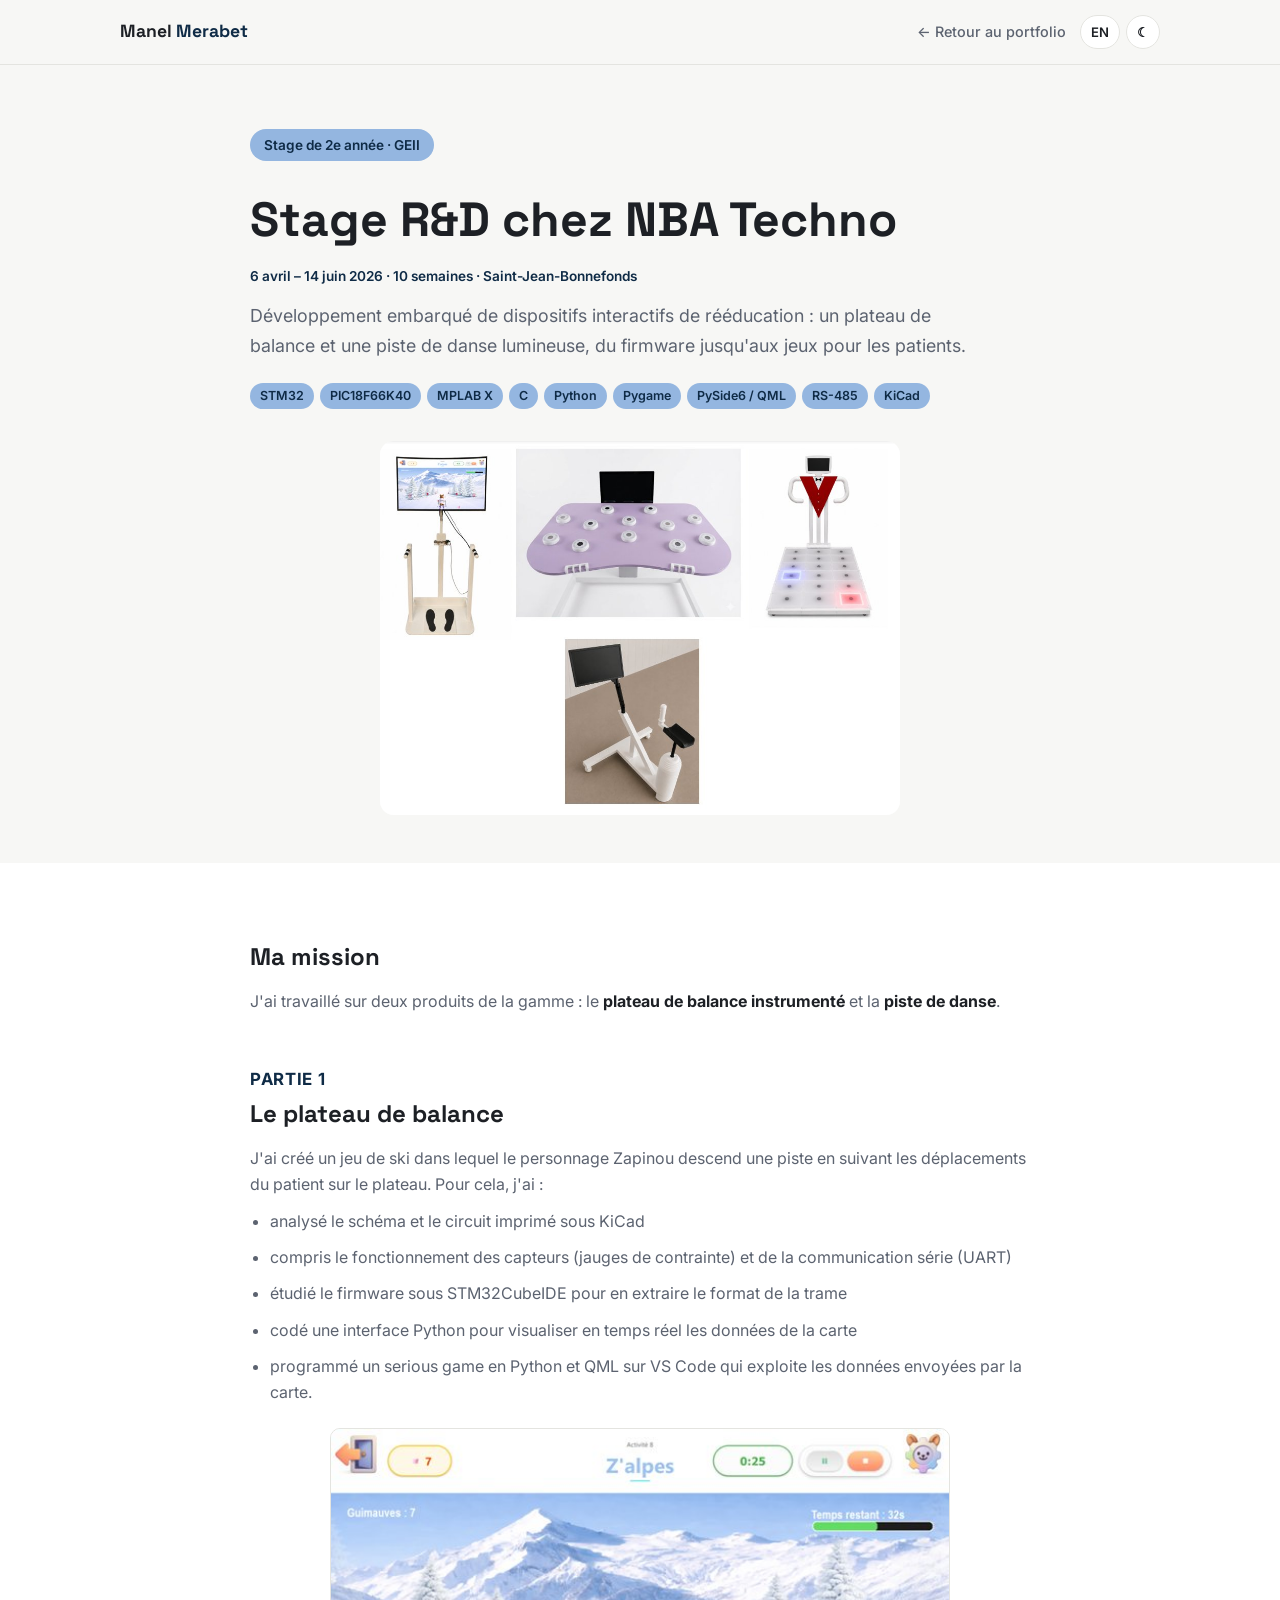
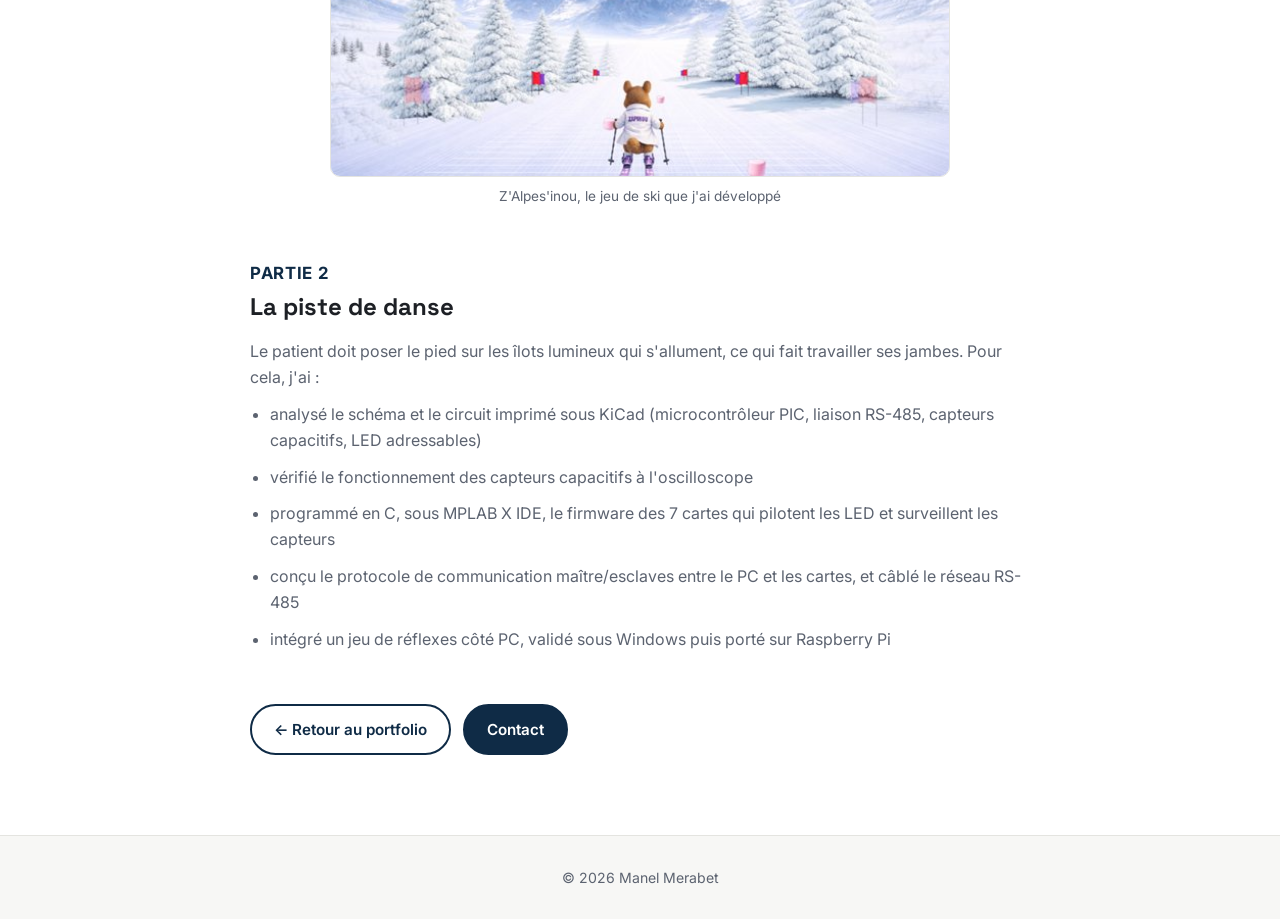
<file: stage-nba-techno.html>
<!DOCTYPE html>
<!--
  ╔══════════════════════════════════════════════════════════════════╗
  ║  PAGE DÉTAILLÉE : Stage NBA Techno (avril – juin 2026)           ║
  ╠══════════════════════════════════════════════════════════════════╣
  ║  Contenu tiré du rapport de stage "Développement embarqué de     ║
  ║  dispositifs interactifs de rééducation".                        ║
  ║                                                                  ║
  ║  RAPPELS :                                                       ║
  ║  - Chaque texte est écrit 2 fois : class="fr" et class="en".     ║
  ║    ⚠️ Modifie LES DEUX versions.                                 ║
  ║  - Un <li> doit TOUJOURS être à l'intérieur d'un <ul>.           ║
  ║                                                                  ║
  ║  ⚠️ CONFIDENTIALITÉ : ce site sera public. Demande à NBA Techno  ║
  ║     si tu peux publier les photos des produits Zapinou et les    ║
  ║     détails du protocole. Si non, supprime les blocs concernés.  ║
  ║                                                                  ║
  ║  IMAGES À METTRE DANS LE DOSSIER (tirées du rapport) :           ║
  ║  stage-zapinou.jpg · stage-ski.jpg · stage-trame.jpg             ║
  ╚══════════════════════════════════════════════════════════════════╝
-->
<html lang="fr" data-lang="fr" data-title-fr="Stage NBA Techno – Manel Merabet" data-title-en="NBA Techno internship – Manel Merabet">
<head>
  <meta charset="UTF-8">
  <meta name="viewport" content="width=device-width, initial-scale=1.0">
  <title>Stage NBA Techno – Manel Merabet</title>

  <!-- Remet la langue et le thème choisis (ne pas toucher) -->
  <script>
    (function () {
      var r = document.documentElement;
      try {
        var t = localStorage.getItem('theme'), l = localStorage.getItem('lang');
        if (t) r.setAttribute('data-theme', t);
        if (l) { r.setAttribute('data-lang', l); r.lang = l; }
      } catch (e) {}
    })();
  </script>

  <link rel="preconnect" href="https://fonts.googleapis.com">
  <link rel="preconnect" href="https://fonts.gstatic.com" crossorigin>
  <link href="https://fonts.googleapis.com/css2?family=Space+Grotesk:wght@500;700&family=Inter:wght@400;500;600&display=swap" rel="stylesheet">
  <link rel="stylesheet" href="style.css">

  <!-- ============================================================
       STYLE PROPRE À CETTE PAGE
       ✏️ Taille des images : change les max-width
          - .image-principale : l'image en haut de la page
          - .figures figure   : les images dans le texte
       ============================================================ -->
  <style>
    .image-principale { max-width: 520px; margin-left: auto; margin-right: auto; display: block; aspect-ratio: auto; object-fit: contain; background: #fff; }
    .figures { display: flex; flex-wrap: wrap; justify-content: center; gap: 20px; margin: 22px 0 6px; }
    .figures figure { flex: 1 1 260px; max-width: 420px; text-align: center; }
    .figures.large figure { max-width: 620px; }
    .figures img { width: 100%; border-radius: 10px; border: 1px solid var(--bordure); background: #fff; }
    .figures figcaption { font-size: 0.85rem; color: var(--texte-doux); margin-top: 8px; }
    .code { background: #0f1419; color: #d7e3f0; font-family: Consolas, "Courier New", monospace; font-size: 0.86rem; line-height: 1.6; padding: 14px 18px; border-radius: 10px; overflow-x: auto; white-space: pre; margin: 8px 0 16px; }
    .code .com { color: #8b9bb0; }
    .partie { font-size: 1.05rem; color: var(--accent); font-weight: 700; letter-spacing: 0.04em; text-transform: uppercase; margin-bottom: 6px; display: block; }
  </style>
</head>
<body class="page-detail">

  <!-- Barre du haut : nom, lien retour, boutons langue et thème -->
  <header>
    <nav class="conteneur">
      <a href="index.html" class="logo">Manel <span>Merabet</span></a>
      <a href="index.html#stages" class="retour">← <span class="texte-retour"><span class="fr">Retour au portfolio</span><span class="en">Back to portfolio</span></span></a>
      <div class="reglages">
        <button class="petit-bouton" onclick="changerLangue()" aria-label="Changer de langue / Switch language"><span class="fr">EN</span><span class="en">FR</span></button>
        <button class="petit-bouton" id="bouton-theme" onclick="changerTheme()" aria-label="Mode clair / sombre">☾</button>
      </div>
    </nav>
  </header>

  <main>

    <!-- ==================================================================
         EN-TÊTE DE LA PAGE
         ================================================================== -->
    <section class="detail-hero">
      <div class="conteneur etroit">
        <span class="badge"><span class="fr">Stage de 2e année · GEII</span><span class="en">Second-year internship · Electrical Engineering</span></span>
        <h1><span class="fr">Stage R&amp;D chez NBA Techno</span><span class="en">R&amp;D internship at NBA Techno</span></h1>
        <p class="meta"><span class="fr">6 avril – 14 juin 2026 · 10 semaines</span><span class="en">6 April – 14 June 2026 · 10 weeks</span> · Saint-Jean-Bonnefonds</p>
        <p class="resume fr">Développement embarqué de dispositifs interactifs de rééducation : un plateau de balance et une piste de danse lumineuse, du firmware jusqu'aux jeux pour les patients.</p>
        <p class="resume en">Embedded development of interactive rehabilitation devices: a balance board and a light-up dance floor, from firmware all the way to games for patients.</p>
        <div class="etiquettes"><span>STM32</span><span>PIC18F66K40</span><span>MPLAB X</span><span>C</span><span>Python</span><span>Pygame</span><span>PySide6 / QML</span><span>RS-485</span><span>KiCad</span></div>
        <!-- La gamme Zapinou (image du rapport) -->
        <img src="stage-zapinou.jpg" alt="Gamme Zapinou / Zapinou range" class="image-principale">
      </div>
    </section>

    <section>
      <div class="conteneur etroit">

        <!-- ---------------- MA MISSION ---------------- -->
        <div class="bloc">
          <h2><span class="fr">Ma mission</span><span class="en">My assignment</span></h2>
          <p class="fr">J'ai travaillé sur deux produits de la gamme : le <strong>plateau de balance instrumenté</strong> et la <strong>piste de danse</strong>.</p>
          <p class="en">I worked on two products in the range: the <strong>instrumented balance board</strong> and the <strong>dance floor</strong>.</p>
        </div>

        <!-- ==================================================================
             PARTIE 1 : LE PLATEAU DE BALANCE
             ================================================================== -->
        <div class="bloc">
          <span class="partie"><span class="fr">Partie 1</span><span class="en">Part 1</span></span>
          <h2><span class="fr">Le plateau de balance</span><span class="en">The balance board</span></h2>
          <p class="fr">J'ai créé un jeu de ski dans lequel le personnage Zapinou descend une piste en suivant les déplacements du patient sur le plateau. Pour cela, j'ai :</p>
          <p class="en">I created a skiing game in which the Zapinou character goes down a slope following the patient's movements on the board. To do this, I:</p>
          <ul class="fr">
            <li>analysé le schéma et le circuit imprimé sous KiCad </li>
            <li>compris le fonctionnement des capteurs (jauges de contrainte) et de la communication série (UART) </li>
            <li>étudié le firmware sous STM32CubeIDE pour en extraire le format de la trame </li>
            <li>codé une interface Python pour visualiser en temps réel les données de la carte </li>
            <li>programmé un serious game en Python et QML sur VS Code qui exploite les données envoyées par la carte.</li>
          </ul>
          <ul class="en">
            <li>analysed the schematic and the PCB in KiCad</li>
            <li>learned how the sensors (strain gauges) and the serial communication (UART) work</li>
            <li>studied the firmware in STM32CubeIDE to work out the frame format</li>
            <li>coded a Python interface to display the board's data in real time</li>
            <li>programmed a serious game in Python and QML that uses the data sent by the board</li>
          </ul>
          <div class="figures large">
            <figure>
              <a href="stage-ski.jpg" target="_blank"><img src="stage-ski.jpg" alt="Jeu Z'Alpes'inou / Z'Alpes'inou game"></a>
              <figcaption><span class="fr">Z'Alpes'inou, le jeu de ski que j'ai développé</span><span class="en">Z'Alpes'inou, the skiing game I developed</span></figcaption>
            </figure>
          </div>
        </div>

        <!-- ==================================================================
             PARTIE 2 : LA PISTE DE DANSE
             ================================================================== -->
        <div class="bloc">
          <span class="partie"><span class="fr">Partie 2</span><span class="en">Part 2</span></span>
          <h2><span class="fr">La piste de danse</span><span class="en">The dance floor</span></h2>
          <p class="fr">Le patient doit poser le pied sur les îlots lumineux qui s'allument, ce qui fait travailler ses jambes. Pour cela, j'ai :</p>
          <p class="en">The patient has to step on the light-up pads as they turn on, which exercises their legs. To do this, I:</p>
          <ul class="fr">
            <li>analysé le schéma et le circuit imprimé sous KiCad (microcontrôleur PIC, liaison RS-485, capteurs capacitifs, LED adressables) </li>
            <li>vérifié le fonctionnement des capteurs capacitifs à l'oscilloscope </li>
            <li>programmé en C, sous MPLAB X IDE, le firmware des 7 cartes qui pilotent les LED et surveillent les capteurs </li>
            <li>conçu le protocole de communication maître/esclaves entre le PC et les cartes, et câblé le réseau RS-485 </li>
            <li>intégré un jeu de réflexes côté PC, validé sous Windows puis porté sur Raspberry Pi</li>
          </ul>
          <ul class="en">
            <li>analysed the schematic and the PCB in KiCad (PIC microcontroller, RS-485 link, capacitive sensors, addressable LEDs);</li>
            <li>checked how the capacitive sensors work on the oscilloscope;</li>
            <li>programmed in C, in MPLAB X IDE, the firmware for the 7 boards that drive the LEDs and monitor the sensors;</li>
            <li>designed the master/slave communication protocol between the PC and the boards, and wired the RS-485 network;</li>
            <li>integrated a reflex game on the PC side, validated on Windows then ported to Raspberry Pi.</li>
          </ul>
         
        </div>

        <div class="pied-detail">
          <a href="index.html#stages" class="bouton vide">← <span class="fr">Retour au portfolio</span><span class="en">Back to portfolio</span></a>
          <a href="index.html#contact" class="bouton plein">Contact</a>
        </div>
      </div>
    </section>

  </main>

  <footer>© 2026 Manel Merabet</footer>
  <script src="script.js"></script>
</body>
</html>
</file>
<file: style.css>
/* =========================================================
   1. COULEURS
   ✏️ Mode CLAIR : modifie les valeurs dans :root ci-dessous.
   ✏️ Mode SOMBRE : modifie les valeurs dans les 2 blocs
      "MODE SOMBRE" juste après (garde-les identiques entre eux).
   ========================================================= */
:root {
  --fond: #f7f7f5;            /* fond de la page */
  --fond-carte: #ffffff;      /* fond des cartes */
  --fond-header: rgba(247, 247, 245, 0.92);
  --texte: #1d2025;           /* texte principal */
  --texte-doux: #5c6370;      /* texte secondaire */
  --accent: #0f2b46;          /* ✏️ couleur principale (ton bleu marine) */
  --accent-clair: #94b6e0;    /* ✏️ bleu clair (pastilles) */
  --sur-accent: #ffffff;      /* texte écrit SUR un bouton plein */
  --bordure: #e4e4e0;
  --rayon: 14px;
  --largeur-max: 1080px;
}
/* ---- MODE SOMBRE (automatique si l'ordinateur est en sombre) ---- */
@media (prefers-color-scheme: dark) {
  :root:not([data-theme="light"]) {
    --fond: #0f1419; --fond-carte: #171d24; --fond-header: rgba(15, 20, 25, 0.92);
    --texte: #e6e9ed; --texte-doux: #9aa4b0;
    --accent: #94b6e0; --accent-clair: #1f3550; --sur-accent: #0f1419; --bordure: #2a323c;
  }
}
/* ---- MODE SOMBRE (quand on clique sur le bouton ☾) ---- */
:root[data-theme="dark"] {
  --fond: #0f1419; --fond-carte: #171d24; --fond-header: rgba(15, 20, 25, 0.92);
  --texte: #e6e9ed; --texte-doux: #9aa4b0;
  --accent: #94b6e0; --accent-clair: #1f3550; --sur-accent: #0f1419; --bordure: #2a323c;
}

/* Langue : cache les textes de l'autre langue (ne pas toucher) */
html[data-lang="fr"] .en, html[data-lang="en"] .fr { display: none !important; }

/* =========================================================
   2. BASE (ne pas toucher)
   ========================================================= */
* { box-sizing: border-box; margin: 0; padding: 0; }
html { scroll-behavior: smooth; }
body { font-family: "Inter", system-ui, sans-serif; background: var(--fond); color: var(--texte); line-height: 1.65; transition: background .25s, color .25s; }
h1, h2, h3, h4, h5 { font-family: "Space Grotesk", sans-serif; line-height: 1.2; }
a { color: var(--accent); }
img { max-width: 100%; display: block; }
.conteneur { max-width: var(--largeur-max); margin: 0 auto; padding: 0 20px; }

/* =========================================================
   3. MENU
   ========================================================= */
header { position: sticky; top: 0; z-index: 10; background: var(--fond-header); backdrop-filter: blur(8px); border-bottom: 1px solid var(--bordure); }
nav { display: flex; align-items: center; justify-content: space-between; height: 64px; gap: 14px; }
.logo { font-family: "Space Grotesk", sans-serif; font-weight: 700; font-size: 1.1rem; color: var(--texte); text-decoration: none; white-space: nowrap; }
.logo span { color: var(--accent); }
.menu { display: flex; gap: 16px; list-style: none; margin-left: auto; }
.menu a { color: var(--texte-doux); text-decoration: none; font-size: 0.9rem; font-weight: 500; white-space: nowrap; }
.menu a:hover { color: var(--accent); }
.reglages { display: flex; gap: 6px; align-items: center; }
.petit-bouton { background: var(--fond-carte); border: 1px solid var(--bordure); color: var(--texte); border-radius: 99px; height: 34px; min-width: 34px; padding: 0 10px; font: 600 0.82rem "Inter", sans-serif; cursor: pointer; }
.petit-bouton:hover { border-color: var(--accent); color: var(--accent); }
.bouton-menu { display: none; background: none; border: 0; font-size: 1.6rem; cursor: pointer; color: var(--texte); }

/* =========================================================
   4. SECTIONS
   ========================================================= */
section { padding: 80px 0; scroll-margin-top: 64px; }
section:nth-of-type(even) { background: var(--fond-carte); }
.titre-section { font-size: 2rem; margin-bottom: 6px; }
.sous-titre { color: var(--texte-doux); margin-bottom: 36px; }
h3 { font-size: 1.3rem; margin: 48px 0 16px; scroll-margin-top: 80px; }
.sous-menu + h3 { margin-top: 0; }
.intro { color: var(--texte-doux); margin-bottom: 20px; max-width: 760px; }

.sous-menu { display: flex; flex-wrap: wrap; gap: 8px; margin-bottom: 36px; }
.sous-menu a { font-size: 0.85rem; font-weight: 600; text-decoration: none; padding: 6px 14px; border-radius: 99px; border: 1px solid var(--bordure); color: var(--texte-doux); background: var(--fond); }
.sous-menu a:hover { border-color: var(--accent); color: var(--accent); }

/* ---- Accueil ---- */
#accueil { padding: 90px 0; }
.accueil-grille { display: grid; grid-template-columns: 1.4fr 1fr; gap: 50px; align-items: center; }
.badge { display: inline-block; background: var(--accent-clair); color: var(--accent); font-weight: 600; font-size: 0.85rem; padding: 5px 14px; border-radius: 99px; margin-bottom: 18px; }
#accueil h1 { font-size: clamp(2.4rem, 6vw, 3.8rem); margin-bottom: 18px; }
.accroche { font-size: 1.15rem; color: var(--texte-doux); margin-bottom: 26px; max-width: 520px; }
.infos { display: flex; flex-wrap: wrap; gap: 10px 22px; color: var(--texte-doux); font-size: 0.95rem; margin-bottom: 30px; }
.photo { width: 100%; max-width: 340px; aspect-ratio: 1; object-fit: cover; border-radius: 50%; margin: 0 auto; border: 6px solid var(--fond-carte); box-shadow: 0 10px 40px rgba(0,0,0,0.12); background: var(--accent-clair); }

/* ---- Boutons ---- */
.boutons { display: flex; flex-wrap: wrap; gap: 12px; }
.bouton { display: inline-block; padding: 11px 22px; border-radius: 99px; font-weight: 600; text-decoration: none; font-size: 0.95rem; border: 2px solid var(--accent); }
.bouton.plein { background: var(--accent); color: var(--sur-accent); }
.bouton.vide { color: var(--accent); }
.bouton:hover { opacity: 0.85; }

/* ---- Cartes ---- */
.grille { display: grid; grid-template-columns: repeat(auto-fill, minmax(300px, 1fr)); gap: 22px; }
.carte { background: var(--fond-carte); border: 1px solid var(--bordure); border-radius: var(--rayon); padding: 24px; display: flex; flex-direction: column; gap: 10px; }
section:nth-of-type(even) .carte { background: var(--fond); }
.carte.large { grid-column: 1 / -1; }             /* carte qui prend toute la largeur */
.carte > img { border-radius: 10px; aspect-ratio: 16/9; object-fit: cover; background: var(--accent-clair); }
.carte h4 { font-size: 1.15rem; }
.carte p, .carte li { color: var(--texte-doux); font-size: 0.95rem; }
.carte ul { padding-left: 18px; }
.meta { font-size: 0.85rem; color: var(--accent); font-weight: 600; }
.a-completer { border-style: dashed; }
.icone { font-size: 1.6rem; }

.etiquettes { display: flex; flex-wrap: wrap; gap: 6px; padding-top: 4px; }
.etiquettes > span { background: var(--accent-clair); color: var(--accent); font-size: 0.78rem; font-weight: 600; padding: 3px 10px; border-radius: 99px; }

/* ---- "En savoir plus" ---- */
details { margin-top: auto; }
details > summary { list-style: none; cursor: pointer; display: inline-flex; align-items: center; gap: 8px; margin-top: 6px; padding: 7px 16px; border-radius: 99px; border: 2px solid var(--accent); color: var(--accent); font-weight: 600; font-size: 0.88rem; width: fit-content; }
details > summary::-webkit-details-marker { display: none; }
details > summary::after { content: "▾"; transition: transform .2s; }
details[open] > summary::after { transform: rotate(180deg); }
details > summary:hover { background: var(--accent); color: var(--sur-accent); }
.details-contenu { margin-top: 16px; padding-top: 16px; border-top: 1px solid var(--bordure); display: flex; flex-direction: column; gap: 14px; }
.details-contenu h5 { font-size: 0.98rem; color: var(--texte); }
.details-contenu p, .details-contenu li { font-size: 0.93rem; }

/* Les 3 universités dans "Semestre à l'étranger" */
.universites { display: grid; grid-template-columns: repeat(auto-fill, minmax(260px, 1fr)); gap: 16px; }
.universite { border: 1px solid var(--bordure); border-radius: 12px; padding: 18px; background: var(--fond-carte); display: flex; flex-direction: column; gap: 8px; }
section:nth-of-type(odd) .universite { background: var(--fond); }
.universite h5 { font-size: 1.05rem; }
.universite .drapeau { width: 36px; height: 24px; object-fit: cover; border-radius: 4px; }

/* ---- Compétences ---- */
.competences { display: grid; grid-template-columns: repeat(auto-fill, minmax(230px, 1fr)); gap: 18px; }
.competences .carte ul { list-style: none; padding: 0; display: flex; flex-wrap: wrap; gap: 6px; }
.competences .carte li { background: var(--fond-carte); border: 1px solid var(--bordure); padding: 3px 10px; border-radius: 8px; font-size: 0.88rem; color: var(--texte); }

/* ---- Frise (formation + expériences) ---- */
.frise { border-left: 2px solid var(--accent-clair); padding-left: 26px; display: flex; flex-direction: column; gap: 22px; }
.frise .carte { position: relative; }
.frise .carte::before { content: ""; position: absolute; left: -35px; top: 28px; width: 14px; height: 14px; border-radius: 50%; background: var(--accent); border: 3px solid var(--fond); }

/* ---- Vidéo ---- */
.video { position: relative; width: 100%; max-width: 760px; aspect-ratio: 16/9; border-radius: var(--rayon); overflow: hidden; background: #111; }
.video iframe, .video video { position: absolute; inset: 0; width: 100%; height: 100%; border: 0; }

.contact-grille { display: grid; grid-template-columns: repeat(auto-fill, minmax(220px, 1fr)); gap: 18px; }
.contact-grille .carte a { word-break: break-all; }
footer { text-align: center; padding: 30px 0; color: var(--texte-doux); font-size: 0.88rem; border-top: 1px solid var(--bordure); }

/* =========================================================
   5. PETITS ÉCRANS (ne pas toucher)
   ========================================================= */
@media (max-width: 1100px) {
  .bouton-menu { display: block; }
  .menu { display: none; position: absolute; top: 64px; left: 0; right: 0; flex-direction: column; gap: 0; background: var(--fond); border-bottom: 1px solid var(--bordure); margin: 0; }
  .menu.ouvert { display: flex; }
  .menu a { display: block; padding: 14px 20px; }
  .reglages { margin-left: auto; }
}
@media (max-width: 820px) {
  .accueil-grille { grid-template-columns: 1fr; text-align: center; }
  .accueil-grille .photo { order: -1; max-width: 220px; }
  .infos, .boutons { justify-content: center; }
  .accroche { margin-left: auto; margin-right: auto; }
  section { padding: 60px 0; }
  .grille { grid-template-columns: 1fr; }
}
/* =========================================================
   6. BOUTON "EN SAVOIR PLUS ↗" (ouvre une page détaillée)
   ========================================================= */
.bouton-lien { display: inline-flex; align-items: center; gap: 6px; width: fit-content; margin-top: auto; padding: 7px 16px; border-radius: 99px; border: 2px solid var(--accent); color: var(--accent); font-weight: 600; font-size: 0.88rem; text-decoration: none; }
.bouton-lien:hover { background: var(--accent); color: var(--sur-accent); }
.carte .etiquettes + .bouton-lien { margin-top: 6px; }

/* =========================================================
   7. PAGES DÉTAILLÉES (stage, projets)
   ========================================================= */
.retour { margin-left: auto; color: var(--texte-doux); text-decoration: none; font-size: 0.9rem; font-weight: 500; white-space: nowrap; }
.retour:hover { color: var(--accent); }
.page-detail .reglages { margin-left: 0; }
.page-detail .bouton-menu { display: none !important; }

.detail-hero { padding: 64px 0 48px; }
.detail-hero h1 { font-size: clamp(2rem, 5vw, 3rem); margin: 12px 0 16px; }
.detail-hero .meta { display: block; margin-bottom: 14px; }
.detail-hero .resume { font-size: 1.12rem; color: var(--texte-doux); max-width: 720px; margin-bottom: 18px; }
.image-principale { width: 100%; margin-top: 32px; border-radius: var(--rayon); aspect-ratio: 16/9; object-fit: cover; background: var(--accent-clair); }

.conteneur.etroit { max-width: 820px; }
.bloc { margin-bottom: 52px; }
.bloc:last-child { margin-bottom: 0; }
.bloc > h2 { font-size: 1.5rem; margin-bottom: 16px; }
.bloc p, .bloc li { color: var(--texte-doux); margin-bottom: 10px; }
.bloc ul { padding-left: 20px; }
.bloc strong { color: var(--texte); }
.a-remplir { border: 1px dashed var(--bordure); border-radius: 10px; padding: 12px 16px; font-style: italic; }

/* Une étape de travail (avec une barre colorée à gauche) */
.etape { border-left: 3px solid var(--accent); padding: 2px 0 2px 20px; margin-bottom: 28px; }
.etape h3 { margin: 0 0 10px; font-size: 1.12rem; }

/* Galerie de photos */
.galerie { display: grid; grid-template-columns: repeat(auto-fill, minmax(220px, 1fr)); gap: 14px; }
.galerie img { border-radius: 10px; aspect-ratio: 4/3; object-fit: cover; width: 100%; background: var(--accent-clair); }
.galerie figcaption { font-size: 0.85rem; color: var(--texte-doux); margin-top: 6px; }

.pied-detail { display: flex; flex-wrap: wrap; gap: 12px; margin-top: 52px; }

@media (max-width: 600px) {
  .retour .texte-retour { display: none; }
}
</file>
